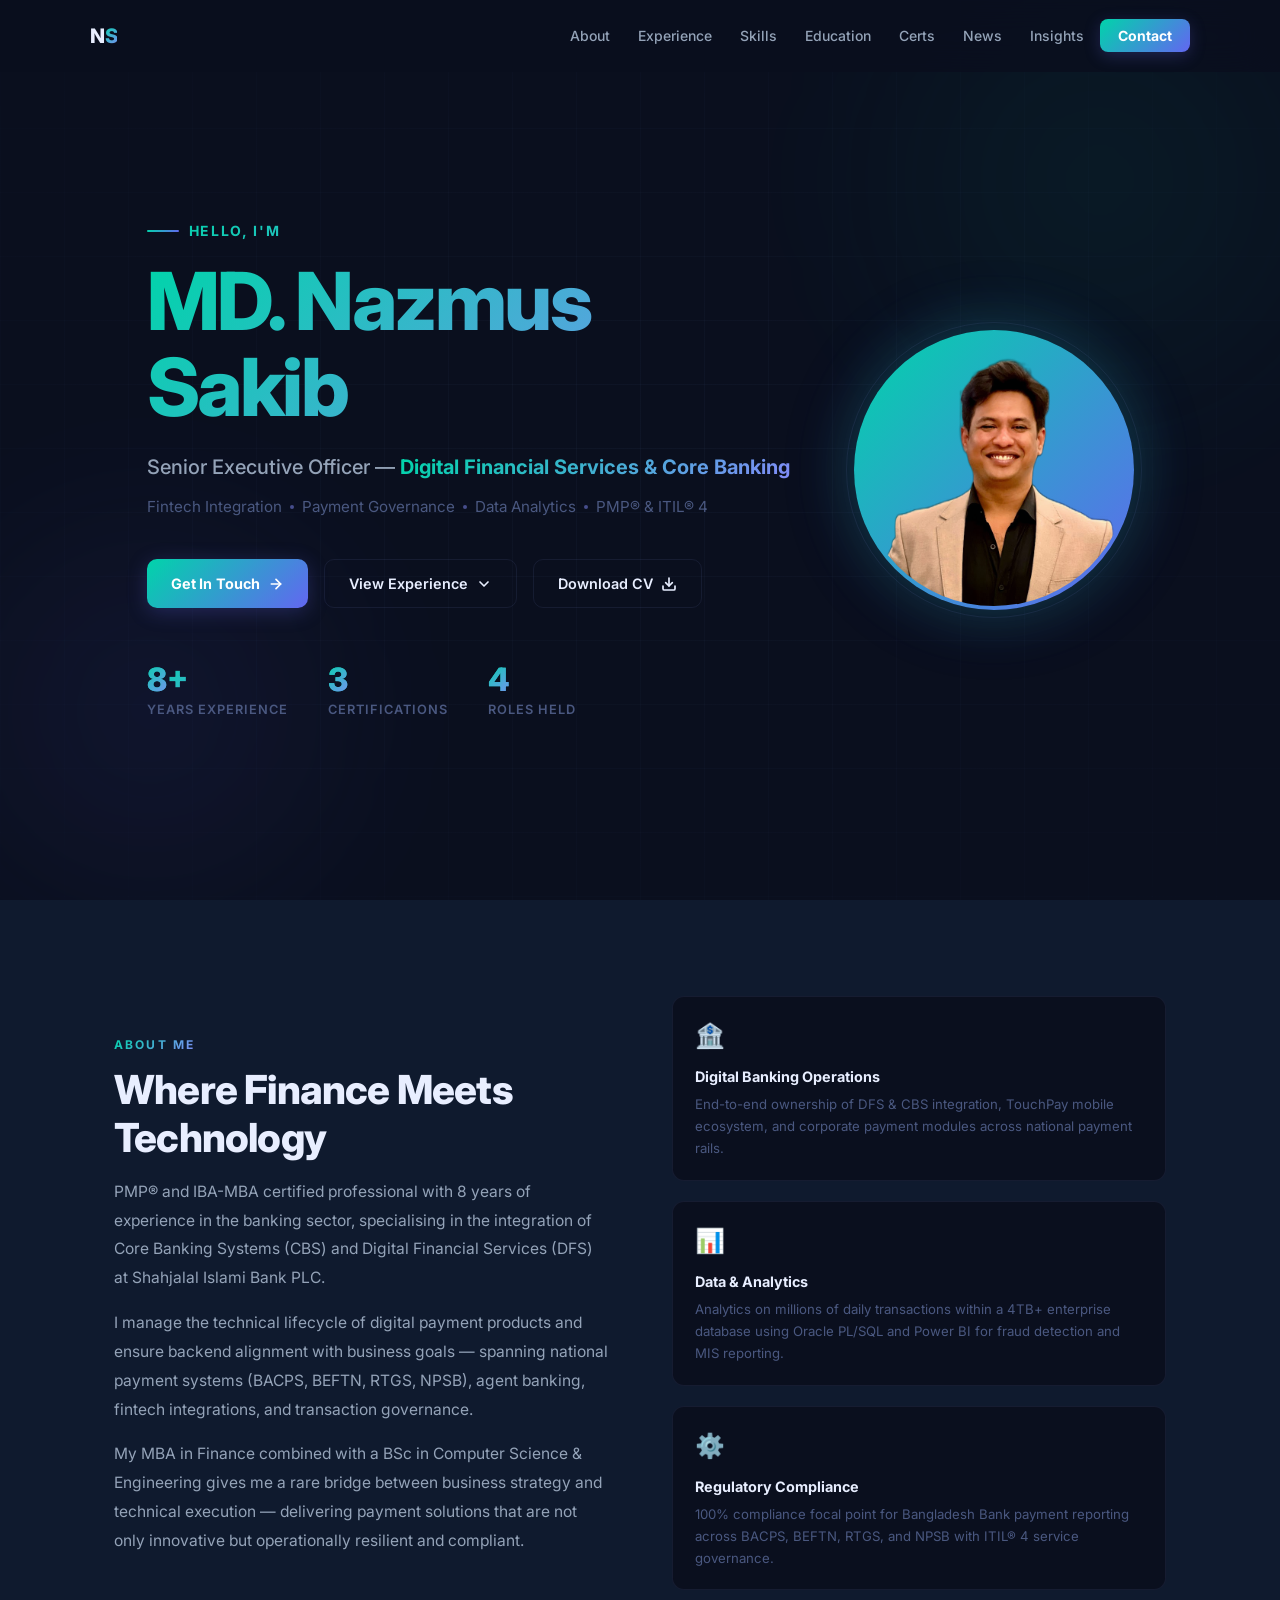
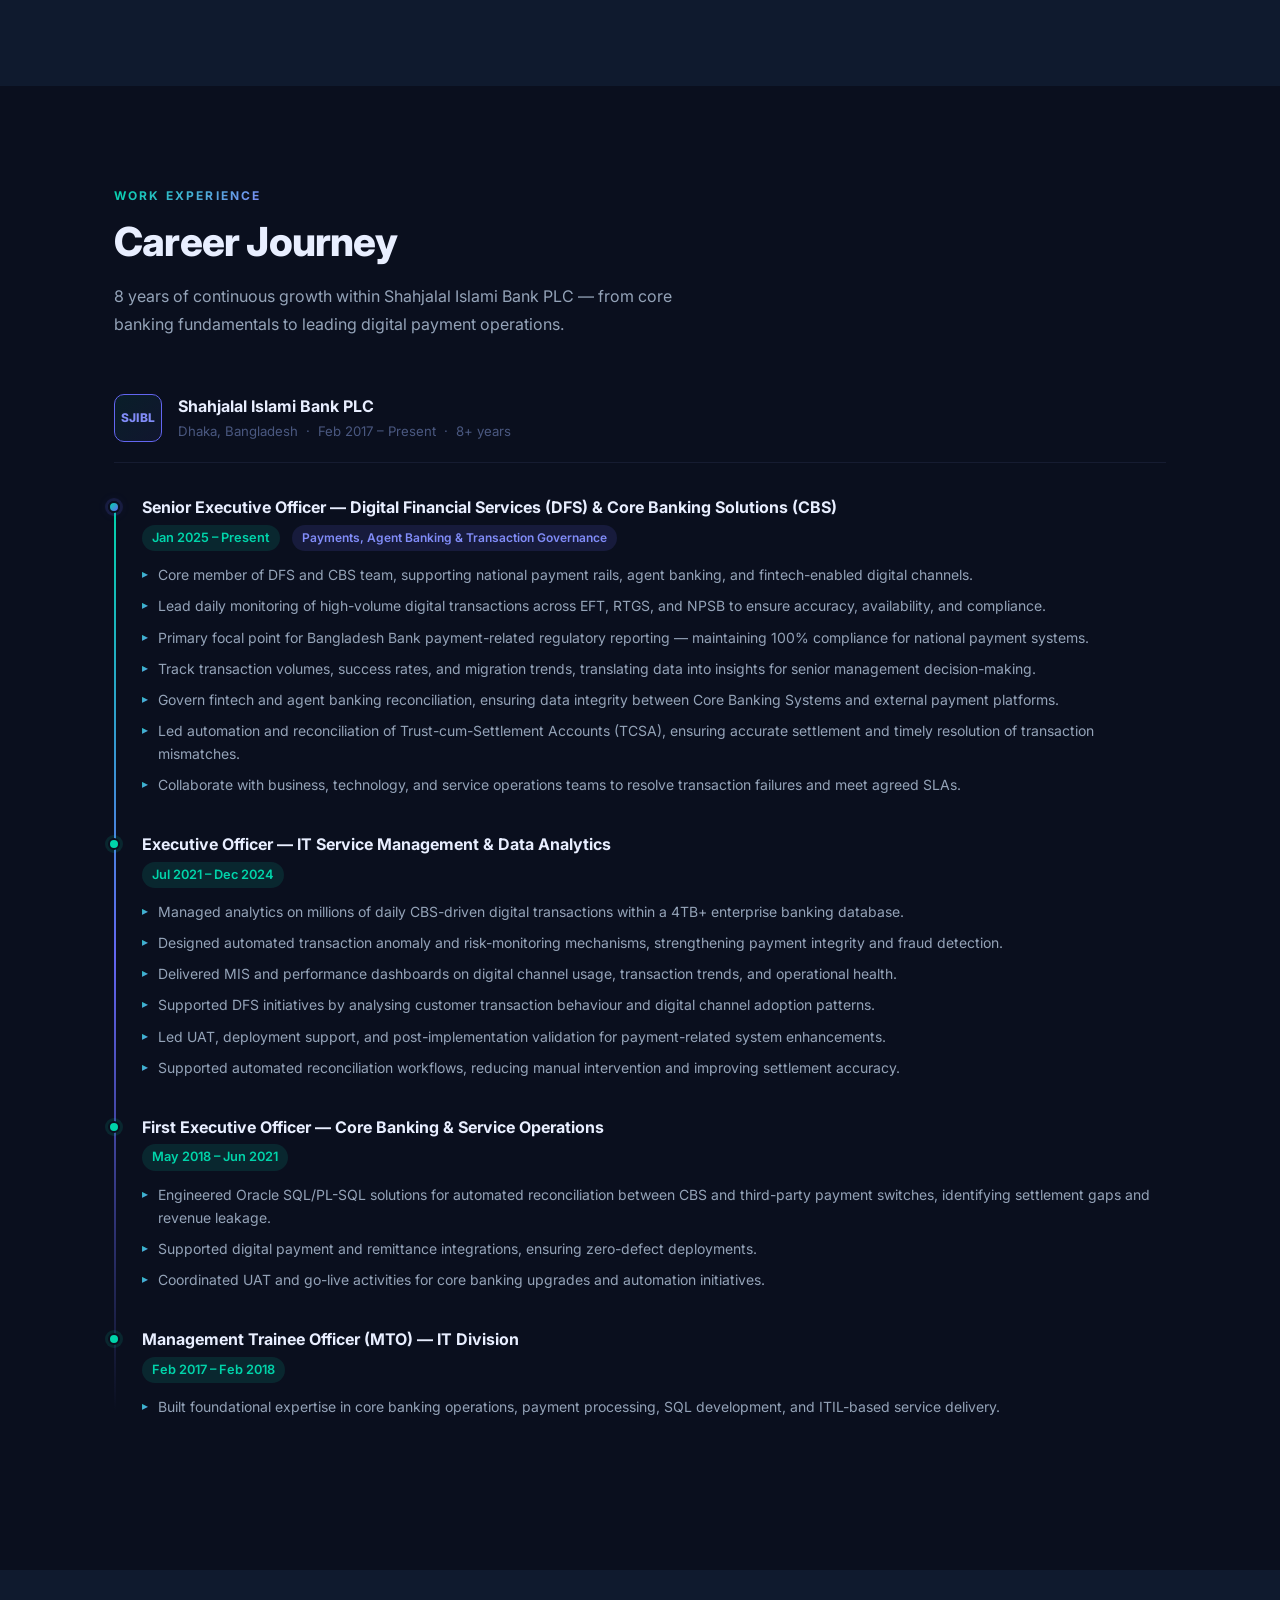
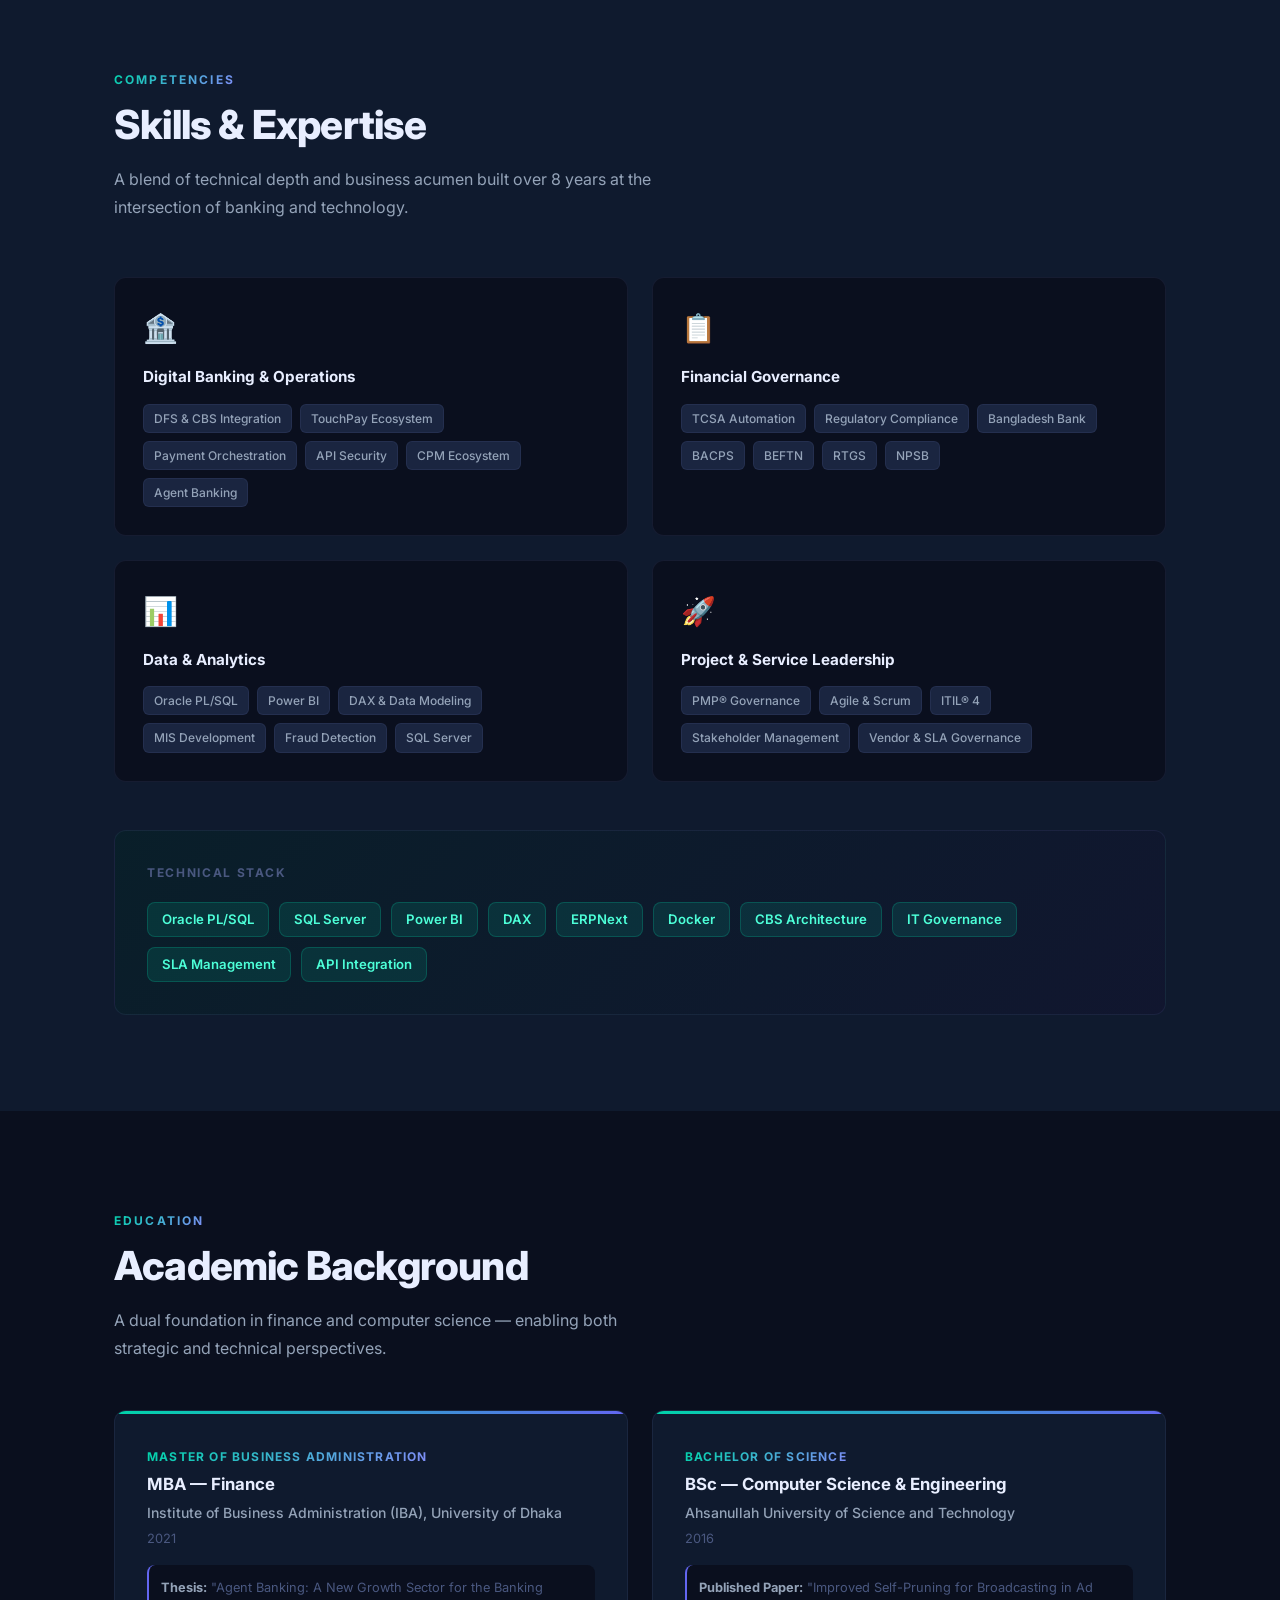
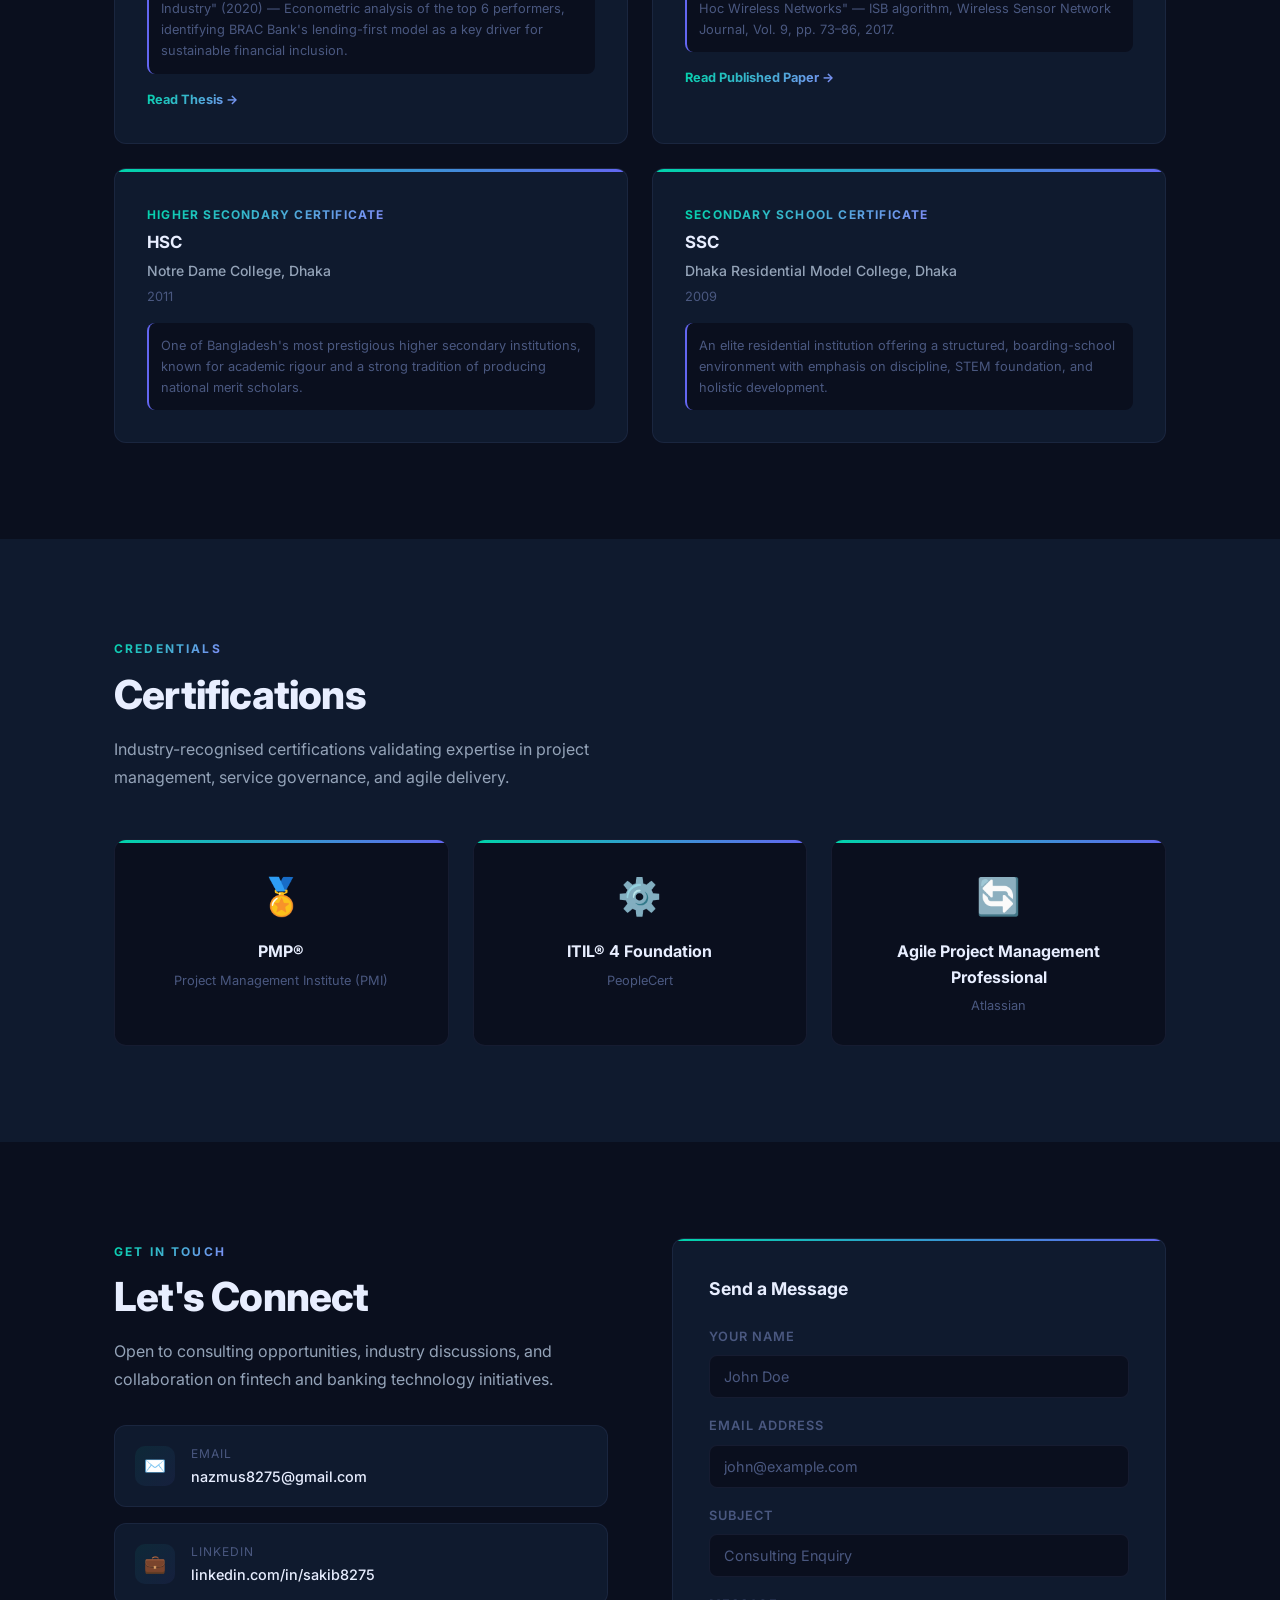
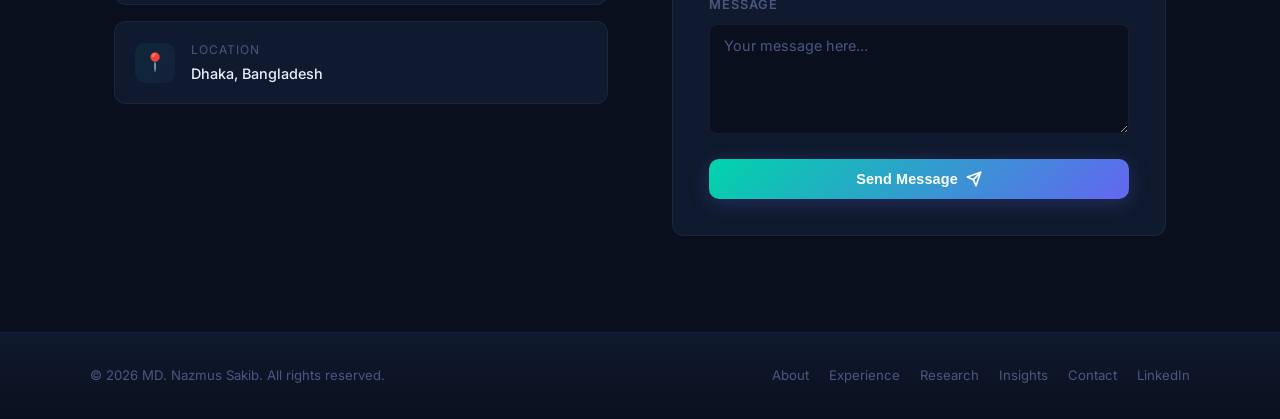
<file: index.html>
<!DOCTYPE html>
<html lang="en">
<head>
  <meta charset="UTF-8" />
  <link rel="icon" type="image/svg+xml" href="data:image/svg+xml,<svg xmlns='http://www.w3.org/2000/svg' viewBox='0 0 100 100'><text y='.9em' font-size='90'>💼</text></svg>">
  <meta name="viewport" content="width=device-width, initial-scale=1.0" />
  <title>MD. Nazmus Sakib — Digital Banking & Fintech Professional</title>
  <meta name="description" content="Portfolio of MD. Nazmus Sakib — PMP® certified Senior Executive Officer specialising in Digital Financial Services, Core Banking Systems, and Payment Governance." />
  <meta property="og:title" content="MD. Nazmus Sakib — Digital Banking & Fintech Professional" />
  <meta property="og:description" content="PMP® certified Senior Executive Officer specialising in Digital Financial Services, Core Banking Systems, and Payment Governance." />
  <meta property="og:image" content="https://sakib8275.com/photo.png" />
  <meta property="og:url" content="https://sakib8275.com" />
  <meta property="og:type" content="website" />
  <meta name="twitter:card" content="summary_large_image" />
  <link rel="preconnect" href="https://fonts.googleapis.com" />
  <link rel="preconnect" href="https://fonts.gstatic.com" crossorigin />
  <link href="https://fonts.googleapis.com/css2?family=Inter:wght@400;500;600;700;800&display=swap" rel="stylesheet" />
  <link rel="stylesheet" href="styles.css" />
</head>
<body>

  <!-- ========================================
       NAVBAR
  ======================================== -->
  <nav class="navbar" id="navbar">
    <div class="nav-inner">
      <a href="#hero" class="nav-logo">N<span>S</span></a>

      <ul class="nav-links" id="navLinks">
        <li><a href="#about">About</a></li>
        <li><a href="#experience">Experience</a></li>
        <li><a href="#skills">Skills</a></li>
        <li><a href="#education">Education</a></li>
        <li><a href="#certifications">Certs</a></li>
        <li><a href="news.html">News</a></li>
        <li><a href="insights.html">Insights</a></li>
        <li><a href="#contact" class="nav-cta">Contact</a></li>
      </ul>

      <button class="nav-toggle" id="navToggle" aria-label="Toggle navigation">
        <span></span><span></span><span></span>
      </button>
    </div>
  </nav>

  <!-- ========================================
       HERO
  ======================================== -->
  <section id="hero">
    <div class="hero-bg">
      <div class="hero-grid"></div>
      <div class="hero-orb hero-orb-1"></div>
      <div class="hero-orb hero-orb-2"></div>
    </div>

    <div class="container hero-layout">
      <div class="hero-content">
        <p class="hero-greeting fade-up">Hello, I'm</p>

        <h1 class="hero-name fade-up fade-up-delay-1">MD. Nazmus<br>Sakib</h1>

        <p class="hero-title fade-up fade-up-delay-2">
          Senior Executive Officer &mdash; <strong>Digital Financial Services &amp; Core Banking</strong>
        </p>

        <p class="hero-subtitle fade-up fade-up-delay-2">
          Fintech Integration
          <span class="hero-dot"></span>
          Payment Governance
          <span class="hero-dot"></span>
          Data Analytics
          <span class="hero-dot"></span>
          PMP® &amp; ITIL® 4
        </p>

        <div class="hero-actions fade-up fade-up-delay-3">
          <a href="#contact" class="btn-primary">
            Get In Touch
            <svg width="16" height="16" viewBox="0 0 24 24" fill="none" stroke="currentColor" stroke-width="2.5" stroke-linecap="round" stroke-linejoin="round"><line x1="5" y1="12" x2="19" y2="12"/><polyline points="12 5 19 12 12 19"/></svg>
          </a>
          <a href="#experience" class="btn-outline">
            View Experience
            <svg width="16" height="16" viewBox="0 0 24 24" fill="none" stroke="currentColor" stroke-width="2.5" stroke-linecap="round" stroke-linejoin="round"><polyline points="6 9 12 15 18 9"/></svg>
          </a>
          <a href="nazmus-sakib-cv.pdf" download class="btn-outline">Download CV <svg width="16" height="16" viewBox="0 0 24 24" fill="none" stroke="currentColor" stroke-width="2.5" stroke-linecap="round" stroke-linejoin="round"><path d="M21 15v4a2 2 0 0 1-2 2H5a2 2 0 0 1-2-2v-4"/><polyline points="7 10 12 15 17 10"/><line x1="12" y1="15" x2="12" y2="3"/></svg></a>
        </div>

        <div class="hero-stats fade-up fade-up-delay-4">
          <div>
            <div class="hero-stat-value"><span data-count="8">0</span>+</div>
            <div class="hero-stat-label">Years Experience</div>
          </div>
          <div>
            <div class="hero-stat-value"><span data-count="3">0</span></div>
            <div class="hero-stat-label">Certifications</div>
          </div>
          <div>
            <div class="hero-stat-value"><span data-count="4">0</span></div>
            <div class="hero-stat-label">Roles Held</div>
          </div>
        </div>
      </div>

      <div class="hero-photo-wrap fade-up fade-up-delay-2">
        <div class="hero-photo-ring">
          <img src="photo.png" alt="MD. Nazmus Sakib" class="hero-photo" />
        </div>
      </div>
    </div>
  </section>

  <!-- ========================================
       ABOUT
  ======================================== -->
  <section id="about">
    <div class="container">
      <div class="about-grid">
        <div>
          <p class="section-label fade-up">About Me</p>
          <h2 class="section-title fade-up fade-up-delay-1">Where Finance Meets Technology</h2>
          <div class="about-text fade-up fade-up-delay-2">
            <p>
              PMP® and IBA-MBA certified professional with 8 years of experience in the banking sector,
              specialising in the integration of Core Banking Systems (CBS) and Digital Financial Services (DFS)
              at Shahjalal Islami Bank PLC.
            </p>
            <p>
              I manage the technical lifecycle of digital payment products and ensure backend alignment with
              business goals — spanning national payment systems (BACPS, BEFTN, RTGS, NPSB), agent banking,
              fintech integrations, and transaction governance.
            </p>
            <p>
              My MBA in Finance combined with a BSc in Computer Science &amp; Engineering gives me a rare
              bridge between business strategy and technical execution — delivering payment solutions that are
              not only innovative but operationally resilient and compliant.
            </p>
          </div>
        </div>

        <div class="about-highlights">
          <div class="highlight-card fade-up fade-up-delay-1">
            <div class="highlight-icon">🏦</div>
            <div class="highlight-title">Digital Banking Operations</div>
            <div class="highlight-desc">End-to-end ownership of DFS & CBS integration, TouchPay mobile ecosystem, and corporate payment modules across national payment rails.</div>
          </div>
          <div class="highlight-card fade-up fade-up-delay-2">
            <div class="highlight-icon">📊</div>
            <div class="highlight-title">Data & Analytics</div>
            <div class="highlight-desc">Analytics on millions of daily transactions within a 4TB+ enterprise database using Oracle PL/SQL and Power BI for fraud detection and MIS reporting.</div>
          </div>
          <div class="highlight-card fade-up fade-up-delay-3">
            <div class="highlight-icon">⚙️</div>
            <div class="highlight-title">Regulatory Compliance</div>
            <div class="highlight-desc">100% compliance focal point for Bangladesh Bank payment reporting across BACPS, BEFTN, RTGS, and NPSB with ITIL® 4 service governance.</div>
          </div>
        </div>
      </div>
    </div>
  </section>

  <!-- ========================================
       EXPERIENCE
  ======================================== -->
  <section id="experience">
    <div class="container">
      <div class="experience-header">
        <p class="section-label fade-up">Work Experience</p>
        <h2 class="section-title fade-up fade-up-delay-1">Career Journey</h2>
        <p class="section-desc fade-up fade-up-delay-2">8 years of continuous growth within Shahjalal Islami Bank PLC — from core banking fundamentals to leading digital payment operations.</p>
      </div>

      <div class="company-block fade-up fade-up-delay-2">
        <div class="company-header">
          <div class="company-logo">SJIBL</div>
          <div class="company-info">
            <h3>Shahjalal Islami Bank PLC</h3>
            <p>Dhaka, Bangladesh &nbsp;·&nbsp; Feb 2017 – Present &nbsp;·&nbsp; 8+ years</p>
          </div>
        </div>

        <div class="timeline">

          <!-- Role 1 -->
          <div class="timeline-item current">
            <div class="timeline-dot"></div>
            <div class="job-header">
              <div class="job-title">Senior Executive Officer — Digital Financial Services (DFS) &amp; Core Banking Solutions (CBS)</div>
              <div class="job-meta">
                <span class="job-period">Jan 2025 – Present</span>
                <span class="job-badge">Payments, Agent Banking &amp; Transaction Governance</span>
              </div>
            </div>
            <ul class="job-desc">
              <li>Core member of DFS and CBS team, supporting national payment rails, agent banking, and fintech-enabled digital channels.</li>
              <li>Lead daily monitoring of high-volume digital transactions across EFT, RTGS, and NPSB to ensure accuracy, availability, and compliance.</li>
              <li>Primary focal point for Bangladesh Bank payment-related regulatory reporting — maintaining 100% compliance for national payment systems.</li>
              <li>Track transaction volumes, success rates, and migration trends, translating data into insights for senior management decision-making.</li>
              <li>Govern fintech and agent banking reconciliation, ensuring data integrity between Core Banking Systems and external payment platforms.</li>
              <li>Led automation and reconciliation of Trust-cum-Settlement Accounts (TCSA), ensuring accurate settlement and timely resolution of transaction mismatches.</li>
              <li>Collaborate with business, technology, and service operations teams to resolve transaction failures and meet agreed SLAs.</li>
            </ul>
          </div>

          <!-- Role 2 -->
          <div class="timeline-item">
            <div class="timeline-dot"></div>
            <div class="job-header">
              <div class="job-title">Executive Officer — IT Service Management &amp; Data Analytics</div>
              <div class="job-meta">
                <span class="job-period">Jul 2021 – Dec 2024</span>
              </div>
            </div>
            <ul class="job-desc">
              <li>Managed analytics on millions of daily CBS-driven digital transactions within a 4TB+ enterprise banking database.</li>
              <li>Designed automated transaction anomaly and risk-monitoring mechanisms, strengthening payment integrity and fraud detection.</li>
              <li>Delivered MIS and performance dashboards on digital channel usage, transaction trends, and operational health.</li>
              <li>Supported DFS initiatives by analysing customer transaction behaviour and digital channel adoption patterns.</li>
              <li>Led UAT, deployment support, and post-implementation validation for payment-related system enhancements.</li>
              <li>Supported automated reconciliation workflows, reducing manual intervention and improving settlement accuracy.</li>
            </ul>
          </div>

          <!-- Role 3 -->
          <div class="timeline-item">
            <div class="timeline-dot"></div>
            <div class="job-header">
              <div class="job-title">First Executive Officer — Core Banking &amp; Service Operations</div>
              <div class="job-meta">
                <span class="job-period">May 2018 – Jun 2021</span>
              </div>
            </div>
            <ul class="job-desc">
              <li>Engineered Oracle SQL/PL-SQL solutions for automated reconciliation between CBS and third-party payment switches, identifying settlement gaps and revenue leakage.</li>
              <li>Supported digital payment and remittance integrations, ensuring zero-defect deployments.</li>
              <li>Coordinated UAT and go-live activities for core banking upgrades and automation initiatives.</li>
            </ul>
          </div>

          <!-- Role 4 -->
          <div class="timeline-item">
            <div class="timeline-dot"></div>
            <div class="job-header">
              <div class="job-title">Management Trainee Officer (MTO) — IT Division</div>
              <div class="job-meta">
                <span class="job-period">Feb 2017 – Feb 2018</span>
              </div>
            </div>
            <ul class="job-desc">
              <li>Built foundational expertise in core banking operations, payment processing, SQL development, and ITIL-based service delivery.</li>
            </ul>
          </div>

        </div>
      </div>
    </div>
  </section>

  <!-- ========================================
       SKILLS
  ======================================== -->
  <section id="skills">
    <div class="container">
      <div class="skills-header">
        <p class="section-label fade-up">Competencies</p>
        <h2 class="section-title fade-up fade-up-delay-1">Skills &amp; Expertise</h2>
        <p class="section-desc fade-up fade-up-delay-2">A blend of technical depth and business acumen built over 8 years at the intersection of banking and technology.</p>
      </div>

      <div class="skills-grid">
        <div class="skill-card fade-up fade-up-delay-1">
          <div class="skill-card-icon">🏦</div>
          <div class="skill-card-title">Digital Banking &amp; Operations</div>
          <div class="skill-tags">
            <span class="tag">DFS &amp; CBS Integration</span>
            <span class="tag">TouchPay Ecosystem</span>
            <span class="tag">Payment Orchestration</span>
            <span class="tag">API Security</span>
            <span class="tag">CPM Ecosystem</span>
            <span class="tag">Agent Banking</span>
          </div>
        </div>

        <div class="skill-card fade-up fade-up-delay-2">
          <div class="skill-card-icon">📋</div>
          <div class="skill-card-title">Financial Governance</div>
          <div class="skill-tags">
            <span class="tag">TCSA Automation</span>
            <span class="tag">Regulatory Compliance</span>
            <span class="tag">Bangladesh Bank</span>
            <span class="tag">BACPS</span>
            <span class="tag">BEFTN</span>
            <span class="tag">RTGS</span>
            <span class="tag">NPSB</span>
          </div>
        </div>

        <div class="skill-card fade-up fade-up-delay-3">
          <div class="skill-card-icon">📊</div>
          <div class="skill-card-title">Data &amp; Analytics</div>
          <div class="skill-tags">
            <span class="tag">Oracle PL/SQL</span>
            <span class="tag">Power BI</span>
            <span class="tag">DAX &amp; Data Modeling</span>
            <span class="tag">MIS Development</span>
            <span class="tag">Fraud Detection</span>
            <span class="tag">SQL Server</span>
          </div>
        </div>

        <div class="skill-card fade-up fade-up-delay-4">
          <div class="skill-card-icon">🚀</div>
          <div class="skill-card-title">Project &amp; Service Leadership</div>
          <div class="skill-tags">
            <span class="tag">PMP® Governance</span>
            <span class="tag">Agile &amp; Scrum</span>
            <span class="tag">ITIL® 4</span>
            <span class="tag">Stakeholder Management</span>
            <span class="tag">Vendor &amp; SLA Governance</span>
          </div>
        </div>
      </div>

      <div class="tech-stack fade-up fade-up-delay-2">
        <div class="tech-stack-title">Technical Stack</div>
        <div class="tech-tags">
          <span class="tech-tag">Oracle PL/SQL</span>
          <span class="tech-tag">SQL Server</span>
          <span class="tech-tag">Power BI</span>
          <span class="tech-tag">DAX</span>
          <span class="tech-tag">ERPNext</span>
          <span class="tech-tag">Docker</span>
          <span class="tech-tag">CBS Architecture</span>
          <span class="tech-tag">IT Governance</span>
          <span class="tech-tag">SLA Management</span>
          <span class="tech-tag">API Integration</span>
        </div>
      </div>
    </div>
  </section>

  <!-- ========================================
       EDUCATION
  ======================================== -->
  <section id="education">
    <div class="container">
      <p class="section-label fade-up">Education</p>
      <h2 class="section-title fade-up fade-up-delay-1">Academic Background</h2>
      <p class="section-desc fade-up fade-up-delay-2" style="margin-bottom: 48px;">A dual foundation in finance and computer science — enabling both strategic and technical perspectives.</p>

      <div class="education-grid">
        <div class="edu-card fade-up fade-up-delay-1">
          <div class="edu-degree">Master of Business Administration</div>
          <div class="edu-title">MBA — Finance</div>
          <div class="edu-institution">Institute of Business Administration (IBA), University of Dhaka</div>
          <div class="edu-year">2021</div>
          <div class="edu-note">
            <strong>Thesis:</strong> "Agent Banking: A New Growth Sector for the Banking Industry" (2020) — Econometric analysis of the top 6 performers, identifying BRAC Bank's lending-first model as a key driver for sustainable financial inclusion.
          </div>
          <a href="research/agent-banking-bd.html" class="edu-link">Read Thesis →</a>
        </div>

        <div class="edu-card fade-up fade-up-delay-2">
          <div class="edu-degree">Bachelor of Science</div>
          <div class="edu-title">BSc — Computer Science &amp; Engineering</div>
          <div class="edu-institution">Ahsanullah University of Science and Technology</div>
          <div class="edu-year">2016</div>
          <div class="edu-note">
            <strong>Published Paper:</strong> "Improved Self-Pruning for Broadcasting in Ad Hoc Wireless Networks" — ISB algorithm, Wireless Sensor Network Journal, Vol. 9, pp. 73–86, 2017.
          </div>
          <a href="research/wsn-improved-self-pruning.html" class="edu-link">Read Published Paper →</a>
        </div>

        <div class="edu-card fade-up fade-up-delay-3">
          <div class="edu-degree">Higher Secondary Certificate</div>
          <div class="edu-title">HSC</div>
          <div class="edu-institution">Notre Dame College, Dhaka</div>
          <div class="edu-year">2011</div>
          <div class="edu-note">
            One of Bangladesh's most prestigious higher secondary institutions, known for academic rigour and a strong tradition of producing national merit scholars.
          </div>
        </div>

        <div class="edu-card fade-up fade-up-delay-4">
          <div class="edu-degree">Secondary School Certificate</div>
          <div class="edu-title">SSC</div>
          <div class="edu-institution">Dhaka Residential Model College, Dhaka</div>
          <div class="edu-year">2009</div>
          <div class="edu-note">
            An elite residential institution offering a structured, boarding-school environment with emphasis on discipline, STEM foundation, and holistic development.
          </div>
        </div>
      </div>
    </div>
  </section>

  <!-- ========================================
       CERTIFICATIONS
  ======================================== -->
  <section id="certifications">
    <div class="container">
      <p class="section-label fade-up">Credentials</p>
      <h2 class="section-title fade-up fade-up-delay-1">Certifications</h2>
      <p class="section-desc fade-up fade-up-delay-2" style="margin-bottom: 48px;">Industry-recognised certifications validating expertise in project management, service governance, and agile delivery.</p>

      <div class="cert-grid">
        <div class="cert-card fade-up fade-up-delay-1">
          <div class="cert-icon">🏅</div>
          <div class="cert-name">PMP®</div>
          <div class="cert-issuer">Project Management Institute (PMI)</div>
        </div>

        <div class="cert-card fade-up fade-up-delay-2">
          <div class="cert-icon">⚙️</div>
          <div class="cert-name">ITIL® 4 Foundation</div>
          <div class="cert-issuer">PeopleCert</div>
        </div>

        <div class="cert-card fade-up fade-up-delay-3">
          <div class="cert-icon">🔄</div>
          <div class="cert-name">Agile Project Management Professional</div>
          <div class="cert-issuer">Atlassian</div>
        </div>
      </div>
    </div>
  </section>

  <!-- ========================================
       CONTACT
  ======================================== -->
  <section id="contact">
    <div class="container">
      <div class="contact-wrapper">
        <div>
          <p class="section-label fade-up">Get In Touch</p>
          <h2 class="section-title fade-up fade-up-delay-1">Let's Connect</h2>
          <p class="section-desc fade-up fade-up-delay-2">Open to consulting opportunities, industry discussions, and collaboration on fintech and banking technology initiatives.</p>

          <div class="contact-info">
            <a href="mailto:nazmus8275@gmail.com" class="contact-item fade-up fade-up-delay-1">
              <div class="contact-icon">✉️</div>
              <div>
                <div class="contact-item-label">Email</div>
                <div class="contact-item-value">nazmus8275@gmail.com</div>
              </div>
            </a>

            <a href="https://linkedin.com/in/sakib8275" target="_blank" rel="noopener" class="contact-item fade-up fade-up-delay-3">
              <div class="contact-icon">💼</div>
              <div>
                <div class="contact-item-label">LinkedIn</div>
                <div class="contact-item-value">linkedin.com/in/sakib8275</div>
              </div>
            </a>

            <div class="contact-item fade-up fade-up-delay-4" style="cursor: default;">
              <div class="contact-icon">📍</div>
              <div>
                <div class="contact-item-label">Location</div>
                <div class="contact-item-value">Dhaka, Bangladesh</div>
              </div>
            </div>
          </div>
        </div>

        <div class="fade-up fade-up-delay-2">
          <div class="contact-form-wrapper">
            <div class="contact-form-title">Send a Message</div>
            <form id="contactForm" name="contact" method="POST" netlify novalidate>
              <div class="form-group">
                <label class="form-label" for="name">Your Name</label>
                <input class="form-input" type="text" id="name" name="name" placeholder="John Doe" required />
              </div>
              <div class="form-group">
                <label class="form-label" for="email">Email Address</label>
                <input class="form-input" type="email" id="email" name="email" placeholder="john@example.com" required />
              </div>
              <div class="form-group">
                <label class="form-label" for="subject">Subject</label>
                <input class="form-input" type="text" id="subject" name="subject" placeholder="Consulting Enquiry" />
              </div>
              <div class="form-group">
                <label class="form-label" for="message">Message</label>
                <textarea class="form-input" id="message" name="message" placeholder="Your message here…" required></textarea>
              </div>
              <button type="submit" class="btn-primary" style="width: 100%; justify-content: center;">
                Send Message
                <svg width="16" height="16" viewBox="0 0 24 24" fill="none" stroke="currentColor" stroke-width="2.5" stroke-linecap="round" stroke-linejoin="round"><line x1="22" y1="2" x2="11" y2="13"/><polygon points="22 2 15 22 11 13 2 9 22 2"/></svg>
              </button>
            </form>
          </div>
        </div>
      </div>
    </div>
  </section>

  <!-- ========================================
       FOOTER
  ======================================== -->
  <footer>
    <div class="footer-inner">
      <p class="footer-copy">&copy; 2026 MD. Nazmus Sakib. All rights reserved.</p>
      <div class="footer-links">
        <a href="#about">About</a>
        <a href="#experience">Experience</a>
        <a href="research.html">Research</a>
        <a href="insights.html">Insights</a>
        <a href="#contact">Contact</a>
        <a href="https://linkedin.com/in/sakib8275" target="_blank" rel="noopener">LinkedIn</a>
      </div>
    </div>
  </footer>

  <script src="script.js"></script>
</body>
</html>
</file>
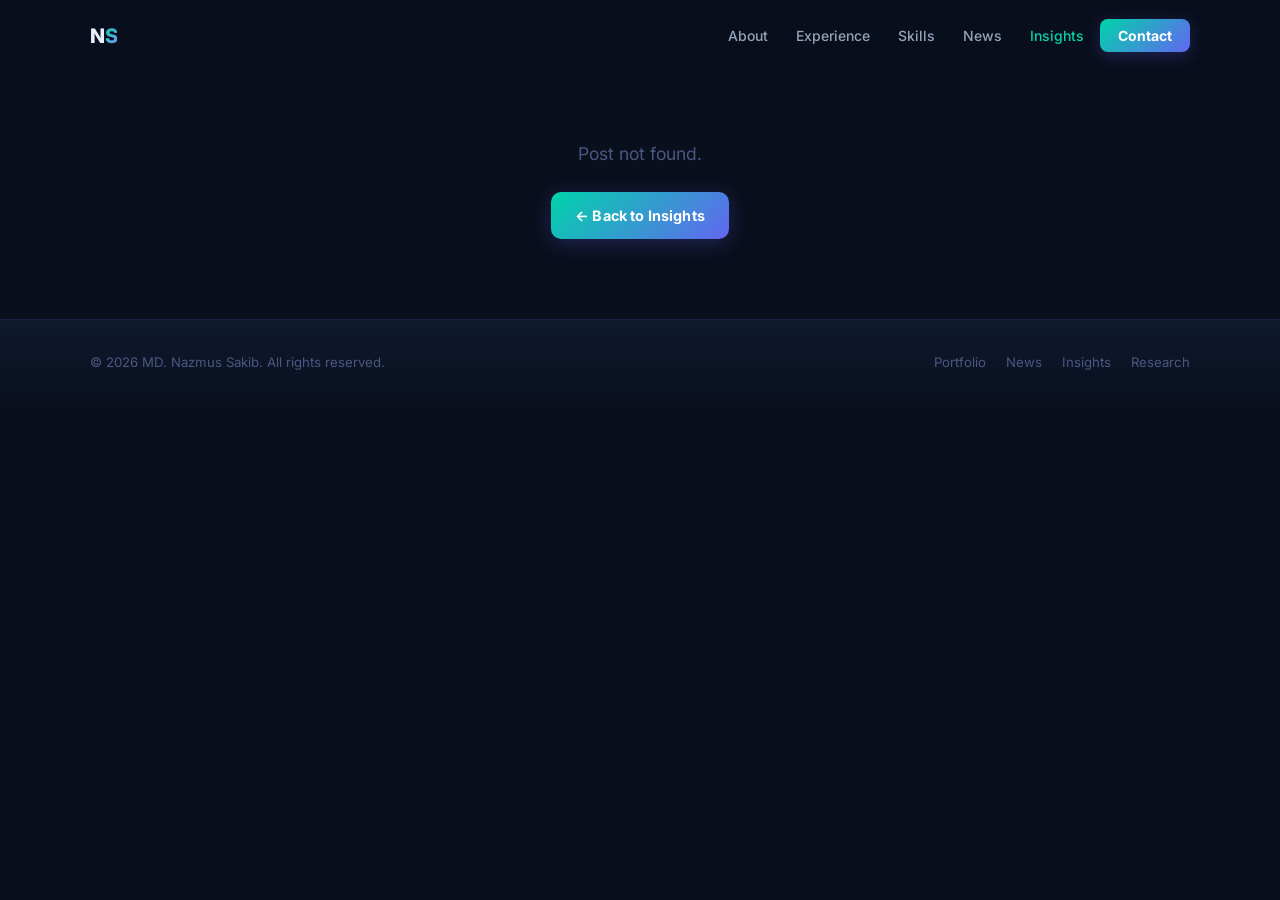
<file: insight.html>
<!DOCTYPE html>
<html lang="en">
<head>
  <meta charset="UTF-8" />
  <meta name="viewport" content="width=device-width, initial-scale=1.0" />
  <!-- Populated dynamically by JS once the slug is resolved -->
  <title>Insights — MD. Nazmus Sakib</title>
  <meta name="description" content="" />
  <meta property="og:title" content="" />
  <meta property="og:description" content="" />
  <meta property="og:url" content="" />
  <link rel="canonical" href="" />
  <link rel="icon" type="image/svg+xml" href="data:image/svg+xml,<svg xmlns='http://www.w3.org/2000/svg' viewBox='0 0 100 100'><text y='.9em' font-size='90'>💼</text></svg>">
  <link rel="preconnect" href="https://fonts.googleapis.com" />
  <link rel="preconnect" href="https://fonts.gstatic.com" crossorigin />
  <link href="https://fonts.googleapis.com/css2?family=Inter:wght@400;500;600;700;800&display=swap" rel="stylesheet" />
  <link rel="stylesheet" href="styles.css" />
</head>
<body>

  <!-- Reading progress bar — fills as you scroll -->
  <div class="reading-progress" id="readingProgress"></div>

  <nav class="navbar" id="navbar">
    <div class="nav-inner">
      <a href="index.html" class="nav-logo">N<span>S</span></a>
      <ul class="nav-links" id="navLinks">
        <li><a href="index.html#about">About</a></li>
        <li><a href="index.html#experience">Experience</a></li>
        <li><a href="index.html#skills">Skills</a></li>
        <li><a href="news.html">News</a></li>
        <li><a href="insights.html" style="color:var(--accent);">Insights</a></li>
        <li><a href="index.html#contact" class="nav-cta">Contact</a></li>
      </ul>
      <button class="nav-toggle" id="navToggle" aria-label="Toggle navigation">
        <span></span><span></span><span></span>
      </button>
    </div>
  </nav>

  <!-- Post content is injected here by JS -->
  <div id="postMount"></div>

  <footer>
    <div class="footer-inner">
      <p class="footer-copy">&copy; 2026 MD. Nazmus Sakib. All rights reserved.</p>
      <div class="footer-links">
        <a href="index.html">Portfolio</a>
        <a href="news.html">News</a>
        <a href="insights.html">Insights</a>
        <a href="research.html">Research</a>
      </div>
    </div>
  </footer>

  <script src="posts.js"></script>
  <script>
    // ── Navbar ──────────────────────────────────────────────────
    (function () {
      const navbar    = document.getElementById('navbar');
      const navToggle = document.getElementById('navToggle');
      const navLinks  = document.getElementById('navLinks');
      window.addEventListener('scroll', () =>
        navbar.classList.toggle('scrolled', window.scrollY > 20));
      navToggle.addEventListener('click', () => {
        navToggle.classList.toggle('open');
        navLinks.classList.toggle('open');
      });
      navLinks.querySelectorAll('a').forEach(a =>
        a.addEventListener('click', () => {
          navToggle.classList.remove('open');
          navLinks.classList.remove('open');
        }));
    }());

    // ── Reading progress bar ────────────────────────────────────
    window.addEventListener('scroll', () => {
      const doc    = document.documentElement;
      const scrolled = doc.scrollTop;
      const total    = doc.scrollHeight - doc.clientHeight;
      const pct      = total > 0 ? (scrolled / total) * 100 : 0;
      document.getElementById('readingProgress').style.width = pct + '%';
    });

    // ── Utilities ───────────────────────────────────────────────
    function escHtml(str) {
      return String(str || '')
        .replace(/&/g, '&amp;').replace(/</g, '&lt;').replace(/>/g, '&gt;')
        .replace(/"/g, '&quot;').replace(/'/g, '&#39;');
    }

    function safeUrl(url) {
      try {
        const u = new URL(String(url));
        return (u.protocol === 'https:' || u.protocol === 'http:') ? url : '#';
      } catch { return '#'; }
    }

    function formatDate(iso) {
      try {
        return new Date(iso).toLocaleDateString('en-GB', { day: 'numeric', month: 'long', year: 'numeric' });
      } catch { return iso; }
    }

    const CATEGORY_LABELS = {
      analysis:        'Analysis',
      thoughts:        'Thoughts',
      recommendations: 'Recommendations',
      notes:           'Notes',
    };

    const BADGE_CLASSES = {
      analysis:        'badge-analysis',
      thoughts:        'badge-thoughts',
      recommendations: 'badge-recommendations',
      notes:           'badge-notes',
    };

    // ── Content block renderers ─────────────────────────────────
    function renderParagraph(block) {
      return `<p>${escHtml(block.text)}</p>`;
    }

    function renderHeading(block) {
      return `<h2>${escHtml(block.text)}</h2>`;
    }

    function renderQuote(block) {
      return `<blockquote>${escHtml(block.text)}${block.attribution ? `<footer>\u2014 ${escHtml(block.attribution)}</footer>` : ''}</blockquote>`;
    }

    function renderAffiliateLink(link) {
      if (!link) return '';
      if (link.affiliate) {
        return `<a href="${escHtml(safeUrl(link.url))}"
                   class="affiliate-cta"
                   target="_blank"
                   rel="nofollow sponsored noopener noreferrer"
                >${escHtml(link.text)} &#8599;</a>`;
      }
      return `<a href="${escHtml(safeUrl(link.url))}"
                 class="btn-outline"
                 style="font-size:0.85rem;padding:9px 20px;display:inline-flex;"
                 target="_blank"
                 rel="noopener noreferrer"
              >${escHtml(link.text)} &#8599;</a>`;
    }

    function renderBook(block) {
      return `
        <div class="book-card">
          <div class="book-card-title">${escHtml(block.title)}</div>
          <p class="book-card-desc">${escHtml(block.description)}</p>
          ${block.link ? renderAffiliateLink(block.link) : ''}
        </div>`;
    }

    function renderBlock(block) {
      switch (block.type) {
        case 'paragraph': return renderParagraph(block);
        case 'heading':   return renderHeading(block);
        case 'quote':     return renderQuote(block);
        case 'book':      return renderBook(block);
        default:          return '';
      }
    }

    function renderAffiliateDisclosure() {
      return `
        <div class="affiliate-disclosure">
          <strong>Disclosure:</strong> This post contains affiliate links. If you purchase through
          these links, I may earn a small commission at no additional cost to you. I only recommend
          resources I\u2019ve personally found valuable.
        </div>`;
    }

    // ── Main render ─────────────────────────────────────────────
    function renderPost(post) {
      const badgeClass = BADGE_CLASSES[post.category] || 'badge-analysis';
      const label      = CATEGORY_LABELS[post.category] || post.category;
      const tagsHtml   = (post.tags || [])
        .map(t => `<span class="tag">${escHtml(t)}</span>`).join('');
      const contentHtml = post.content.map(renderBlock).join('\n');
      const disclosureHtml = post.affiliate ? renderAffiliateDisclosure() : '';

      return `
        <div class="article-page">

          <a href="insights.html" class="article-back-link">
            &#8592; Back to Insights
          </a>

          <header class="article-header">
            <div class="article-label">
              <span class="news-badge ${escHtml(badgeClass)}">${escHtml(label)}</span>
            </div>

            <h1 class="article-title">${escHtml(post.title)}</h1>
            <p class="article-subtitle">${escHtml(post.excerpt)}</p>

            <div class="article-meta-row">
              <span class="article-meta-item">&#128197; ${escHtml(formatDate(post.date))}</span>
              <span class="article-meta-item">&#9201; ${escHtml(String(post.readTime))} min read</span>
            </div>

            ${tagsHtml ? `<div class="article-tags-row">${tagsHtml}</div>` : ''}
          </header>

          <div class="article-body">
            ${contentHtml}
            ${disclosureHtml}
          </div>

        </div>`;
    }

    // ── Bootstrap ───────────────────────────────────────────────
    (function () {
      const slug = new URLSearchParams(window.location.search).get('slug');
      const post = slug ? POSTS.find(p => p.slug === slug) : null;
      const mount = document.getElementById('postMount');

      if (!post) {
        mount.innerHTML = `
          <div class="article-page" style="text-align:center;padding-top:140px">
            <p style="font-size:1.1rem;color:var(--text-muted);margin-bottom:24px">Post not found.</p>
            <a href="insights.html" class="btn-primary">&#8592; Back to Insights</a>
          </div>`;
        return;
      }

      // Inject content
      mount.innerHTML = renderPost(post);

      // Update page meta
      const canonicalUrl = `https://sakib8275.com/insights/${encodeURIComponent(post.slug)}`;
      document.title = `${post.title} \u2014 MD. Nazmus Sakib`;

      const setMeta = (sel, val) => {
        const el = document.querySelector(sel);
        if (el) el.setAttribute(el.hasAttribute('content') ? 'content' : 'href', val);
      };

      setMeta('meta[name="description"]',       post.excerpt);
      setMeta('meta[property="og:title"]',      post.title);
      setMeta('meta[property="og:description"]', post.excerpt);
      setMeta('meta[property="og:url"]',        canonicalUrl);
      setMeta('link[rel="canonical"]',          canonicalUrl);
    }());
  </script>

</body>
</html>
</file>
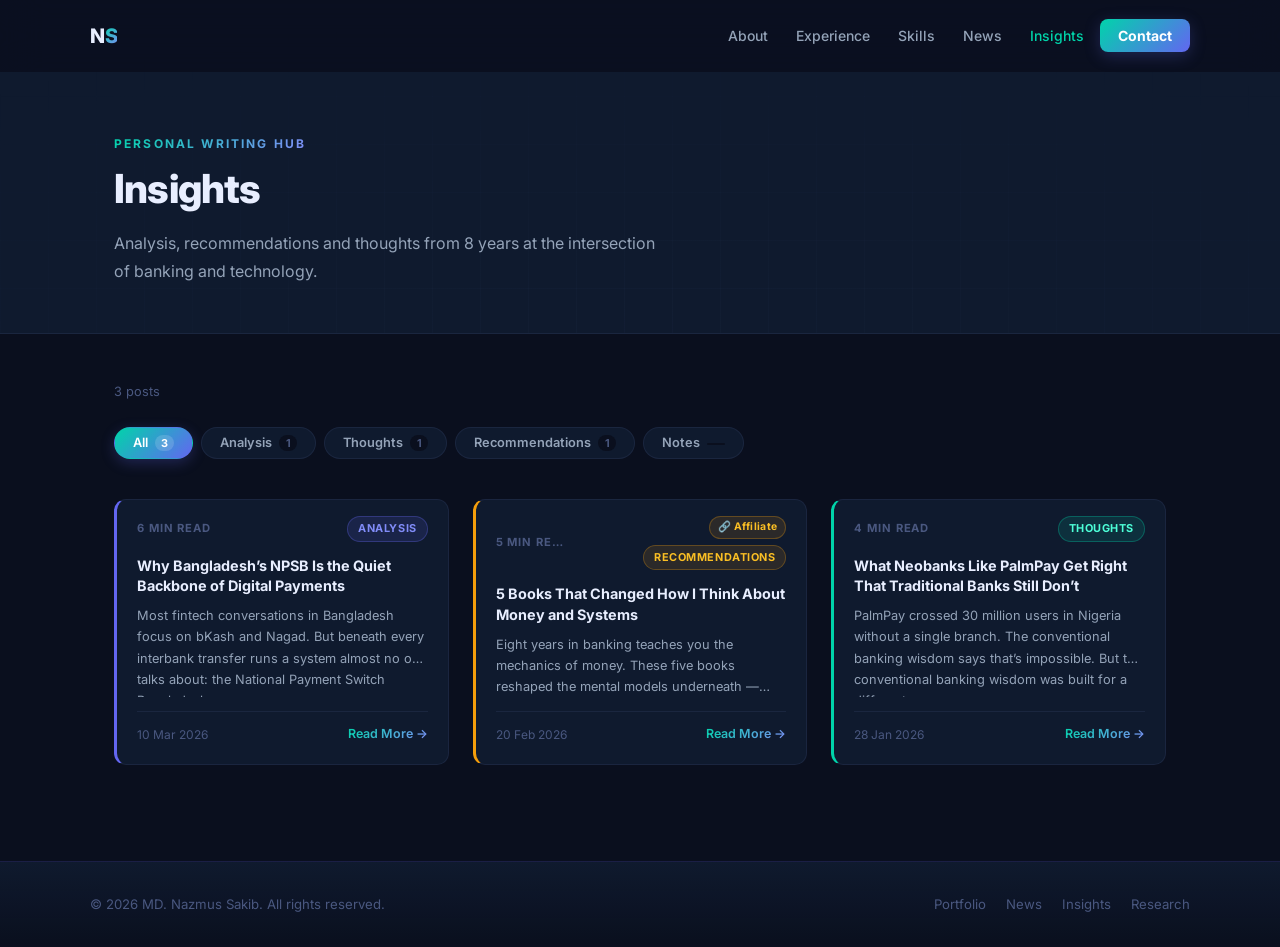
<file: insights.html>
<!DOCTYPE html>
<html lang="en">
<head>
  <meta charset="UTF-8" />
  <meta name="viewport" content="width=device-width, initial-scale=1.0" />
  <title>Insights — MD. Nazmus Sakib</title>
  <meta name="description" content="Analysis, thoughts, recommendations and notes from 8 years at the intersection of banking and technology." />
  <meta property="og:title" content="Insights — MD. Nazmus Sakib" />
  <meta property="og:description" content="Analysis, thoughts, recommendations and notes from 8 years at the intersection of banking and technology." />
  <meta property="og:url" content="https://sakib8275.com/insights.html" />
  <link rel="icon" type="image/svg+xml" href="data:image/svg+xml,<svg xmlns='http://www.w3.org/2000/svg' viewBox='0 0 100 100'><text y='.9em' font-size='90'>💼</text></svg>">
  <link rel="preconnect" href="https://fonts.googleapis.com" />
  <link rel="preconnect" href="https://fonts.gstatic.com" crossorigin />
  <link href="https://fonts.googleapis.com/css2?family=Inter:wght@400;500;600;700;800&display=swap" rel="stylesheet" />
  <link rel="stylesheet" href="styles.css" />
</head>
<body>

  <nav class="navbar" id="navbar">
    <div class="nav-inner">
      <a href="index.html" class="nav-logo">N<span>S</span></a>
      <ul class="nav-links" id="navLinks">
        <li><a href="index.html#about">About</a></li>
        <li><a href="index.html#experience">Experience</a></li>
        <li><a href="index.html#skills">Skills</a></li>
        <li><a href="news.html">News</a></li>
        <li><a href="insights.html" style="color:var(--accent);">Insights</a></li>
        <li><a href="index.html#contact" class="nav-cta">Contact</a></li>
      </ul>
      <button class="nav-toggle" id="navToggle" aria-label="Toggle navigation">
        <span></span><span></span><span></span>
      </button>
    </div>
  </nav>

  <div class="news-page-hero">
    <div class="container">
      <p class="section-label fade-up">Personal Writing Hub</p>
      <h1 class="section-title fade-up fade-up-delay-1">Insights</h1>
      <p class="section-desc fade-up fade-up-delay-2">Analysis, recommendations and thoughts from 8 years at the intersection of banking and technology.</p>
    </div>
  </div>

  <div class="news-content-wrap">
    <div class="container">

      <div class="news-status-bar">
        <span class="news-last-updated" id="insightsStatus"></span>
      </div>

      <div class="filter-tabs" id="filterTabs">
        <button class="filter-tab active" data-filter="all">All <span class="tab-count" id="ins-count-all"></span></button>
        <button class="filter-tab" data-filter="analysis">Analysis <span class="tab-count" id="ins-count-analysis"></span></button>
        <button class="filter-tab" data-filter="thoughts">Thoughts <span class="tab-count" id="ins-count-thoughts"></span></button>
        <button class="filter-tab" data-filter="recommendations">Recommendations <span class="tab-count" id="ins-count-recommendations"></span></button>
        <button class="filter-tab" data-filter="notes">Notes <span class="tab-count" id="ins-count-notes"></span></button>
      </div>

      <div id="insightsGrid"></div>

    </div>
  </div>

  <footer>
    <div class="footer-inner">
      <p class="footer-copy">&copy; 2026 MD. Nazmus Sakib. All rights reserved.</p>
      <div class="footer-links">
        <a href="index.html">Portfolio</a>
        <a href="news.html">News</a>
        <a href="insights.html">Insights</a>
        <a href="research.html">Research</a>
      </div>
    </div>
  </footer>

  <script src="posts.js"></script>
  <script>
    // ── Navbar ──────────────────────────────────────────────────
    (function () {
      const navbar    = document.getElementById('navbar');
      const navToggle = document.getElementById('navToggle');
      const navLinks  = document.getElementById('navLinks');
      window.addEventListener('scroll', () =>
        navbar.classList.toggle('scrolled', window.scrollY > 20));
      navToggle.addEventListener('click', () => {
        navToggle.classList.toggle('open');
        navLinks.classList.toggle('open');
      });
      navLinks.querySelectorAll('a').forEach(a =>
        a.addEventListener('click', () => {
          navToggle.classList.remove('open');
          navLinks.classList.remove('open');
        }));
      const fadeObs = new IntersectionObserver(entries =>
        entries.forEach(e => { if (e.isIntersecting) e.target.classList.add('visible'); }),
        { threshold: 0.1 });
      document.querySelectorAll('.fade-up').forEach(el => fadeObs.observe(el));
    }());

    // ── Config ──────────────────────────────────────────────────
    const CATEGORY_LABELS = {
      analysis:        'Analysis',
      thoughts:        'Thoughts',
      recommendations: 'Recommendations',
      notes:           'Notes',
    };

    const BADGE_CLASSES = {
      analysis:        'badge-analysis',
      thoughts:        'badge-thoughts',
      recommendations: 'badge-recommendations',
      notes:           'badge-notes',
    };

    const CATEGORIES = ['analysis', 'thoughts', 'recommendations', 'notes'];

    let currentFilter = 'all';

    // ── Utilities ───────────────────────────────────────────────
    function escHtml(str) {
      return String(str || '')
        .replace(/&/g, '&amp;').replace(/</g, '&lt;').replace(/>/g, '&gt;')
        .replace(/"/g, '&quot;').replace(/'/g, '&#39;');
    }

    function safeUrl(url) {
      try {
        const u = new URL(String(url));
        return (u.protocol === 'https:' || u.protocol === 'http:') ? url : '#';
      } catch { return '#'; }
    }

    function formatDate(iso) {
      try {
        return new Date(iso).toLocaleDateString('en-GB', { day: 'numeric', month: 'short', year: 'numeric' });
      } catch { return iso; }
    }

    // ── Render ──────────────────────────────────────────────────
    function renderCard(post) {
      const badgeClass    = escHtml(BADGE_CLASSES[post.category] || 'badge-analysis');
      const label         = escHtml(CATEGORY_LABELS[post.category] || post.category);
      const postUrl       = `insight.html?slug=${encodeURIComponent(post.slug)}`;
      const affiliateBadge = post.affiliate
        ? `<span class="affiliate-badge">&#x1F517; Affiliate</span>`
        : '';

      return `
        <a class="news-card insight-card-link cat-${escHtml(post.category)}"
           href="${escHtml(safeUrl(postUrl))}">
          <div class="news-card-header">
            <span class="news-source">${escHtml(post.readTime)} min read</span>
            <div style="display:flex;gap:6px;align-items:center;flex-wrap:wrap;justify-content:flex-end">
              ${affiliateBadge}
              <span class="news-badge ${badgeClass}">${label}</span>
            </div>
          </div>
          <div class="news-card-body">
            <div class="news-card-title">${escHtml(post.title)}</div>
            <div class="news-card-desc">${escHtml(post.excerpt)}</div>
            <div class="news-card-footer">
              <span class="news-card-date">${formatDate(post.date)}</span>
              <span class="news-read-more">Read More &#8594;</span>
            </div>
          </div>
        </a>`;
    }

    function renderGrid(posts) {
      const grid = document.getElementById('insightsGrid');
      if (!posts.length) {
        grid.innerHTML = `<div class="news-empty">No posts in this category yet. Check back soon.</div>`;
        return;
      }
      grid.innerHTML = `<div class="news-grid">${posts.map(renderCard).join('')}</div>`;
    }

    function updateCounts(posts) {
      document.getElementById('ins-count-all').textContent = posts.length || '';
      CATEGORIES.forEach(cat => {
        const el = document.getElementById(`ins-count-${cat}`);
        const n  = posts.filter(p => p.category === cat).length;
        if (el) el.textContent = n || '';
      });
    }

    function setFilter(cat) {
      currentFilter = cat;
      document.querySelectorAll('.filter-tab').forEach(btn =>
        btn.classList.toggle('active', btn.dataset.filter === cat));
      const filtered = cat === 'all' ? POSTS : POSTS.filter(p => p.category === cat);
      renderGrid(filtered);
    }

    // ── Init ────────────────────────────────────────────────────
    document.querySelectorAll('.filter-tab').forEach(tab =>
      tab.addEventListener('click', () => setFilter(tab.dataset.filter)));

    updateCounts(POSTS);
    document.getElementById('insightsStatus').textContent =
      `${POSTS.length} post${POSTS.length !== 1 ? 's' : ''}`;
    renderGrid(POSTS);
  </script>

</body>
</html>
</file>
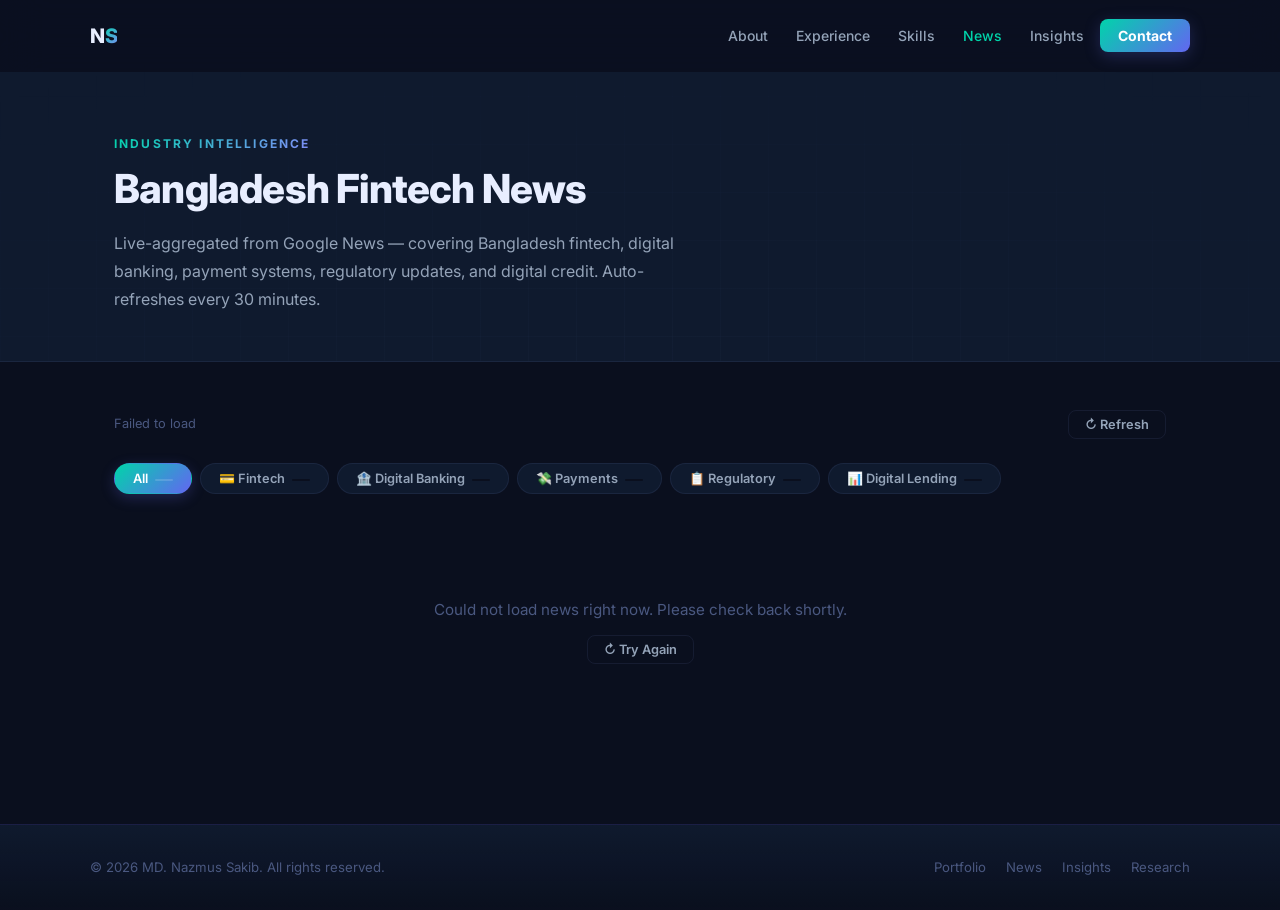
<file: news.html>
<!DOCTYPE html>
<html lang="en">
<head>
  <meta charset="UTF-8" />
  <meta name="viewport" content="width=device-width, initial-scale=1.0" />
  <title>Bangladesh Fintech News — MD. Nazmus Sakib</title>
  <meta name="description" content="Live-aggregated news on Bangladesh fintech, digital banking, payment systems, regulatory updates, and digital credit." />
  <meta property="og:title" content="Bangladesh Fintech News — MD. Nazmus Sakib" />
  <meta property="og:description" content="Auto-aggregated news on Bangladesh fintech, digital banking, and regulatory updates." />
  <meta property="og:url" content="https://sakib8275.com/news.html" />
  <link rel="preconnect" href="https://fonts.googleapis.com" />
  <link rel="preconnect" href="https://fonts.gstatic.com" crossorigin />
  <link href="https://fonts.googleapis.com/css2?family=Inter:wght@400;500;600;700;800&display=swap" rel="stylesheet" />
  <link rel="stylesheet" href="styles.css" />
</head>
<body>

  <nav class="navbar" id="navbar">
    <div class="nav-inner">
      <a href="index.html" class="nav-logo">N<span>S</span></a>
      <ul class="nav-links" id="navLinks">
        <li><a href="index.html#about">About</a></li>
        <li><a href="index.html#experience">Experience</a></li>
        <li><a href="index.html#skills">Skills</a></li>
        <li><a href="news.html" style="color:var(--accent);">News</a></li>
        <li><a href="insights.html">Insights</a></li>
        <li><a href="index.html#contact" class="nav-cta">Contact</a></li>
      </ul>
      <button class="nav-toggle" id="navToggle" aria-label="Toggle navigation">
        <span></span><span></span><span></span>
      </button>
    </div>
  </nav>

  <div class="news-page-hero">
    <div class="container">
      <p class="section-label fade-up">Industry Intelligence</p>
      <h1 class="section-title fade-up fade-up-delay-1">Bangladesh Fintech News</h1>
      <p class="section-desc fade-up fade-up-delay-2">Live-aggregated from Google News &mdash; covering Bangladesh fintech, digital banking, payment systems, regulatory updates, and digital credit. Auto-refreshes every 30 minutes.</p>
    </div>
  </div>

  <div class="news-content-wrap">
    <div class="container">

      <div class="news-status-bar">
        <span class="news-last-updated" id="lastUpdated">Loading feeds&hellip;</span>
        <button class="btn-refresh" id="refreshBtn">&#8635; Refresh</button>
      </div>

      <div class="filter-tabs" id="filterTabs">
        <button class="filter-tab active" data-filter="all">All <span class="tab-count" id="count-all"></span></button>
        <button class="filter-tab" data-filter="fintech">&#x1F4B3; Fintech <span class="tab-count" id="count-fintech"></span></button>
        <button class="filter-tab" data-filter="digital-banking">&#x1F3E6; Digital Banking <span class="tab-count" id="count-digital-banking"></span></button>
        <button class="filter-tab" data-filter="payments">&#x1F4B8; Payments <span class="tab-count" id="count-payments"></span></button>
        <button class="filter-tab" data-filter="regulatory">&#x1F4CB; Regulatory <span class="tab-count" id="count-regulatory"></span></button>
        <button class="filter-tab" data-filter="lending">&#x1F4CA; Digital Lending <span class="tab-count" id="count-lending"></span></button>
      </div>

      <div id="newsGrid"></div>

    </div>
  </div>

  <footer>
    <div class="footer-inner">
      <p class="footer-copy">&copy; 2026 MD. Nazmus Sakib. All rights reserved.</p>
      <div class="footer-links">
        <a href="index.html">Portfolio</a>
        <a href="news.html">News</a>
        <a href="insights.html">Insights</a>
        <a href="research.html">Research</a>
      </div>
    </div>
  </footer>

  <script src="script.js"></script>
  <script>
    // ============================================================
    // NAVBAR (shared logic from script.js handles main portfolio,
    // replicate here for standalone news page)
    // ============================================================
    (function () {
      const navbar    = document.getElementById('navbar');
      const navToggle = document.getElementById('navToggle');
      const navLinks  = document.getElementById('navLinks');

      window.addEventListener('scroll', () =>
        navbar.classList.toggle('scrolled', window.scrollY > 20));

      navToggle.addEventListener('click', () => {
        navToggle.classList.toggle('open');
        navLinks.classList.toggle('open');
      });

      navLinks.querySelectorAll('a').forEach(a =>
        a.addEventListener('click', () => {
          navToggle.classList.remove('open');
          navLinks.classList.remove('open');
        }));

      // Fade-up animations
      const observer = new IntersectionObserver(entries =>
        entries.forEach(e => { if (e.isIntersecting) e.target.classList.add('visible'); }),
        { threshold: 0.1 });
      document.querySelectorAll('.fade-up').forEach(el => observer.observe(el));
    }());

    // ============================================================
    // NEWS AGGREGATOR
    // Fetches Google News RSS via allorigins CORS proxy.
    // Falls back to corsproxy.io if allorigins fails.
    // Parses XML with native DOMParser — no third-party JSON API.
    // ============================================================
    const PROXIES = [
      url => `https://api.allorigins.win/raw?url=${encodeURIComponent(url)}`,
      url => `https://corsproxy.io/?${encodeURIComponent(url)}`,
    ];

    const FEEDS = [
      // Google News — broad Bangladesh fintech coverage
      {
        url: 'https://news.google.com/rss/search?q=("fintech"+OR+"digital+banking"+OR+"digital+payment"+OR+"payment+switch")+AND+Bangladesh&hl=en-US&gl=US&ceid=US:en',
        source: 'Google News',
      },
      {
        url: 'https://news.google.com/rss/search?q=("Bangladesh+Bank"+OR+"digital+lending"+OR+"credit+core"+OR+"digital+credit")+AND+Bangladesh&hl=en-US&gl=US&ceid=US:en',
        source: 'Google News',
      },
      {
        url: 'https://news.google.com/rss/search?q=("alternative+credit+scoring"+OR+"credit+scoring+algorithm"+OR+"digital+lending+market"+OR+"fintech+lending")+Bangladesh&hl=en-US&gl=US&ceid=US:en',
        source: 'Google News',
      },
      // Local Bangladesh publishers — direct RSS feeds
      { url: 'https://thefinancialexpress.com.bd/feed',          source: 'Financial Express BD' },
      { url: 'https://www.thedailystar.net/business/rss.xml',    source: 'The Daily Star'        },
      { url: 'https://tbsnews.net/feed',                         source: 'TBS News'              },
      { url: 'https://www.dhakatribune.com/business/feeds',      source: 'Dhaka Tribune'         },
    ];

    const KEYWORDS = {
      'fintech':         ['fintech', 'bkash', 'nagad', 'mobile financial', 'mfs', 'mobile banking', 'digital wallet', 'rocket', 'upay', 'tap'],
      'digital-banking': ['digital bank', 'internet banking', 'core banking', 'cbs', 'dfs', 'touchpay', 'online banking', 'e-banking', 'agent banking'],
      'payments':        ['payment', 'npsb', 'rtgs', 'beftn', 'bacps', 'payment switch', 'interbank', 'settlement', 'transaction', 'remittance', 'qr code', 'pos'],
      'regulatory':      ['bangladesh bank', 'central bank', 'bb circular', 'regulation', 'regulatory', 'guideline', 'policy', 'compliance', 'directive', 'bb order'],
      'lending':         [
        // Products & channels
        'digital lending', 'digital credit', 'online lending', 'digital loan', 'fintech lending',
        'p2p lending', 'peer-to-peer lending', 'embedded lending', 'bnpl', 'buy now pay later',
        'microcredit', 'microloan', 'microfinance', 'credit card', 'personal loan',
        // Scoring & risk
        'credit scoring', 'credit score', 'alternative credit', 'alternative scoring',
        'scoring algorithm', 'credit assessment', 'creditworthiness', 'credit risk',
        'underwriting', 'ai credit', 'machine learning credit', 'ai scoring',
        // Infrastructure
        'credit bureau', 'credit information', 'cib', 'credit core', 'credit registry',
        'credit platform', 'lending platform', 'loan management',
        // Market & players
        'lending market', 'credit market', 'loan market', 'lending startup',
      ],
    };

    const BADGE_CLASSES = {
      'fintech':         'badge-fintech',
      'digital-banking': 'badge-digital-banking',
      'payments':        'badge-payments',
      'regulatory':      'badge-regulatory',
      'lending':         'badge-lending',
    };

    const CATEGORY_LABELS = {
      'fintech':         'Fintech',
      'digital-banking': 'Digital Banking',
      'payments':        'Payments',
      'regulatory':      'Regulatory',
      'lending':         'Digital Lending',
    };

    let allArticles   = [];
    let currentFilter = 'all';

    // ---- Utilities ----

    function escHtml(str) {
      return String(str || '')
        .replace(/&/g, '&amp;').replace(/</g, '&lt;').replace(/>/g, '&gt;')
        .replace(/"/g, '&quot;').replace(/'/g, '&#39;');
    }

    function safeUrl(url) {
      try {
        const u = new URL(String(url));
        return (u.protocol === 'https:' || u.protocol === 'http:') ? url : '#';
      } catch { return '#'; }
    }

    function stripHtml(str) {
      try {
        const el = document.createElement('div');
        el.innerHTML = str;
        return (el.textContent || el.innerText || '').trim();
      } catch { return String(str).replace(/<[^>]*>/g, '').trim(); }
    }

    function categorize(title, desc) {
      const text = (title + ' ' + desc).toLowerCase();
      for (const [cat, words] of Object.entries(KEYWORDS)) {
        if (words.some(k => text.includes(k))) return cat;
      }
      return 'fintech';
    }

    function relativeTime(dateStr) {
      if (!dateStr) return '';
      const d = new Date(dateStr);
      if (isNaN(d.getTime())) return '';
      const diff  = Date.now() - d.getTime();
      const mins  = Math.floor(diff / 60000);
      const hours = Math.floor(diff / 3600000);
      const days  = Math.floor(diff / 86400000);
      if (mins  < 1)  return 'just now';
      if (mins  < 60) return `${mins}m ago`;
      if (hours < 24) return `${hours}h ago`;
      if (days  < 7)  return `${days}d ago`;
      return d.toLocaleDateString('en-GB', { day: 'numeric', month: 'short' });
    }

    // ---- Skeleton ----

    function skeletonCard() {
      return `
        <div class="news-card" style="pointer-events:none;cursor:default">
          <div class="news-card-header">
            <div class="skeleton-line short" style="margin:0"></div>
            <div class="skeleton-badge"></div>
          </div>
          <div class="news-card-body">
            <div class="skeleton-line title" style="margin-bottom:6px"></div>
            <div class="skeleton-line title medium" style="margin-bottom:14px"></div>
            <div class="skeleton-line full"></div>
            <div class="skeleton-line full"></div>
            <div class="skeleton-line medium" style="margin-bottom:14px"></div>
            <div style="display:flex;justify-content:space-between;padding-top:12px;border-top:1px solid var(--border)">
              <div class="skeleton-line short" style="margin:0;width:60px"></div>
              <div class="skeleton-line short" style="margin:0;width:80px"></div>
            </div>
          </div>
        </div>`;
    }

    function showSkeleton() {
      document.getElementById('newsGrid').innerHTML =
        `<div class="news-grid">${Array.from({ length: 9 }, skeletonCard).join('')}</div>`;
    }

    // ---- Render ----

    function renderCard(a) {
      const badgeClass = escHtml(BADGE_CLASSES[a.category] || 'badge-fintech');
      const label      = escHtml(CATEGORY_LABELS[a.category] || 'News');
      return `
        <a class="news-card news-card-link cat-${escHtml(a.category)}"
           href="${escHtml(safeUrl(a.link))}"
           target="_blank" rel="noopener noreferrer">
          <div class="news-card-header">
            <span class="news-source">${escHtml(a.source)}</span>
            <span class="news-badge ${badgeClass}">${label}</span>
          </div>
          <div class="news-card-body">
            <div class="news-card-title">${escHtml(a.title)}</div>
            <div class="news-card-desc">${escHtml(a.description)}</div>
            <div class="news-card-footer">
              <span class="news-card-date">${relativeTime(a.pubDate)}</span>
              <span class="news-read-more">Read More &#8594;</span>
            </div>
          </div>
        </a>`;
    }

    function renderArticles(articles) {
      if (!articles.length) {
        document.getElementById('newsGrid').innerHTML =
          `<div class="news-empty">No articles for this category right now.
           <button class="btn-refresh" onclick="doRefresh()" style="margin-left:12px">&#8635; Refresh</button></div>`;
        return;
      }
      document.getElementById('newsGrid').innerHTML =
        `<div class="news-grid">${articles.map(renderCard).join('')}</div>`;
    }

    function updateCounts(articles) {
      const el = id => document.getElementById(id);
      el('count-all').textContent = articles.length || '';
      ['fintech','digital-banking','payments','regulatory','lending'].forEach(cat => {
        const n = articles.filter(a => a.category === cat).length;
        const badge = el(`count-${cat}`);
        if (badge) badge.textContent = n || '';
      });
    }

    // ---- Filter ----

    function setFilter(cat) {
      currentFilter = cat;
      document.querySelectorAll('.filter-tab').forEach(btn =>
        btn.classList.toggle('active', btn.dataset.filter === cat));
      renderArticles(cat === 'all' ? allArticles : allArticles.filter(a => a.category === cat));
    }

    // ---- Fetch ----

    async function fetchFeed(feed) {
      for (const proxy of PROXIES) {
        try {
          const res = await fetch(proxy(feed.url), { signal: AbortSignal.timeout(12000) });
          if (!res.ok) continue;
          const xml = await res.text();
          const doc = new DOMParser().parseFromString(xml, 'text/xml');
          const items = Array.from(doc.querySelectorAll('item'));
          if (!items.length) continue;
          return items.slice(0, 30).map(item => {
            const title   = item.querySelector('title')?.textContent       || '';
            const rawDesc = item.querySelector('description')?.textContent || '';
            const link    = item.querySelector('link')?.textContent        || '#';
            const pubDate = item.querySelector('pubDate')?.textContent     || '';
            return {
              title,
              description: stripHtml(rawDesc).slice(0, 220),
              link,
              pubDate,
              source:   feed.source,
              category: categorize(title, rawDesc),
            };
          });
        } catch (e) {
          console.warn(`Proxy failed for ${feed.source}:`, e);
        }
      }
      return [];
    }

    async function loadNews() {
      document.getElementById('lastUpdated').textContent = 'Loading feeds\u2026';
      showSkeleton();

      const results = await Promise.all(FEEDS.map(fetchFeed));
      const allItems = results.flat();

      // Deduplicate by link
      const unique = Array.from(new Map(allItems.map(i => [i.link, i])).values());

      // Keep Bangladesh-relevant articles
      const bdKw = ['bangladesh', 'dhaka', 'bb ', 'taka', 'bdt'];
      const allKw = Object.values(KEYWORDS).flat();
      const relevant = unique.filter(a => {
        const text = (a.title + ' ' + a.description).toLowerCase();
        return bdKw.some(k => text.includes(k)) || allKw.some(k => text.includes(k));
      });

      allArticles = relevant.sort((a, b) => new Date(b.pubDate) - new Date(a.pubDate));

      if (!allArticles.length) {
        document.getElementById('newsGrid').innerHTML = `
          <div class="news-empty">
            <p>Could not load news right now. Please check back shortly.</p>
            <button class="btn-refresh" onclick="doRefresh()" style="margin-top:12px">&#8635; Try Again</button>
          </div>`;
        document.getElementById('lastUpdated').textContent = 'Failed to load';
        return;
      }

      updateCounts(allArticles);
      document.getElementById('lastUpdated').textContent =
        `${allArticles.length} articles \u00b7 updated ${new Date().toLocaleTimeString('en-GB', { hour: '2-digit', minute: '2-digit' })}`;

      renderArticles(currentFilter === 'all' ? allArticles : allArticles.filter(a => a.category === currentFilter));
    }

    function doRefresh() {
      allArticles = [];
      loadNews();
    }

    // ---- Init ----
    document.querySelectorAll('.filter-tab').forEach(tab =>
      tab.addEventListener('click', () => setFilter(tab.dataset.filter)));

    document.getElementById('refreshBtn').addEventListener('click', doRefresh);

    setInterval(loadNews, 30 * 60 * 1000);
    loadNews();
  </script>

</body>
</html>
</file>
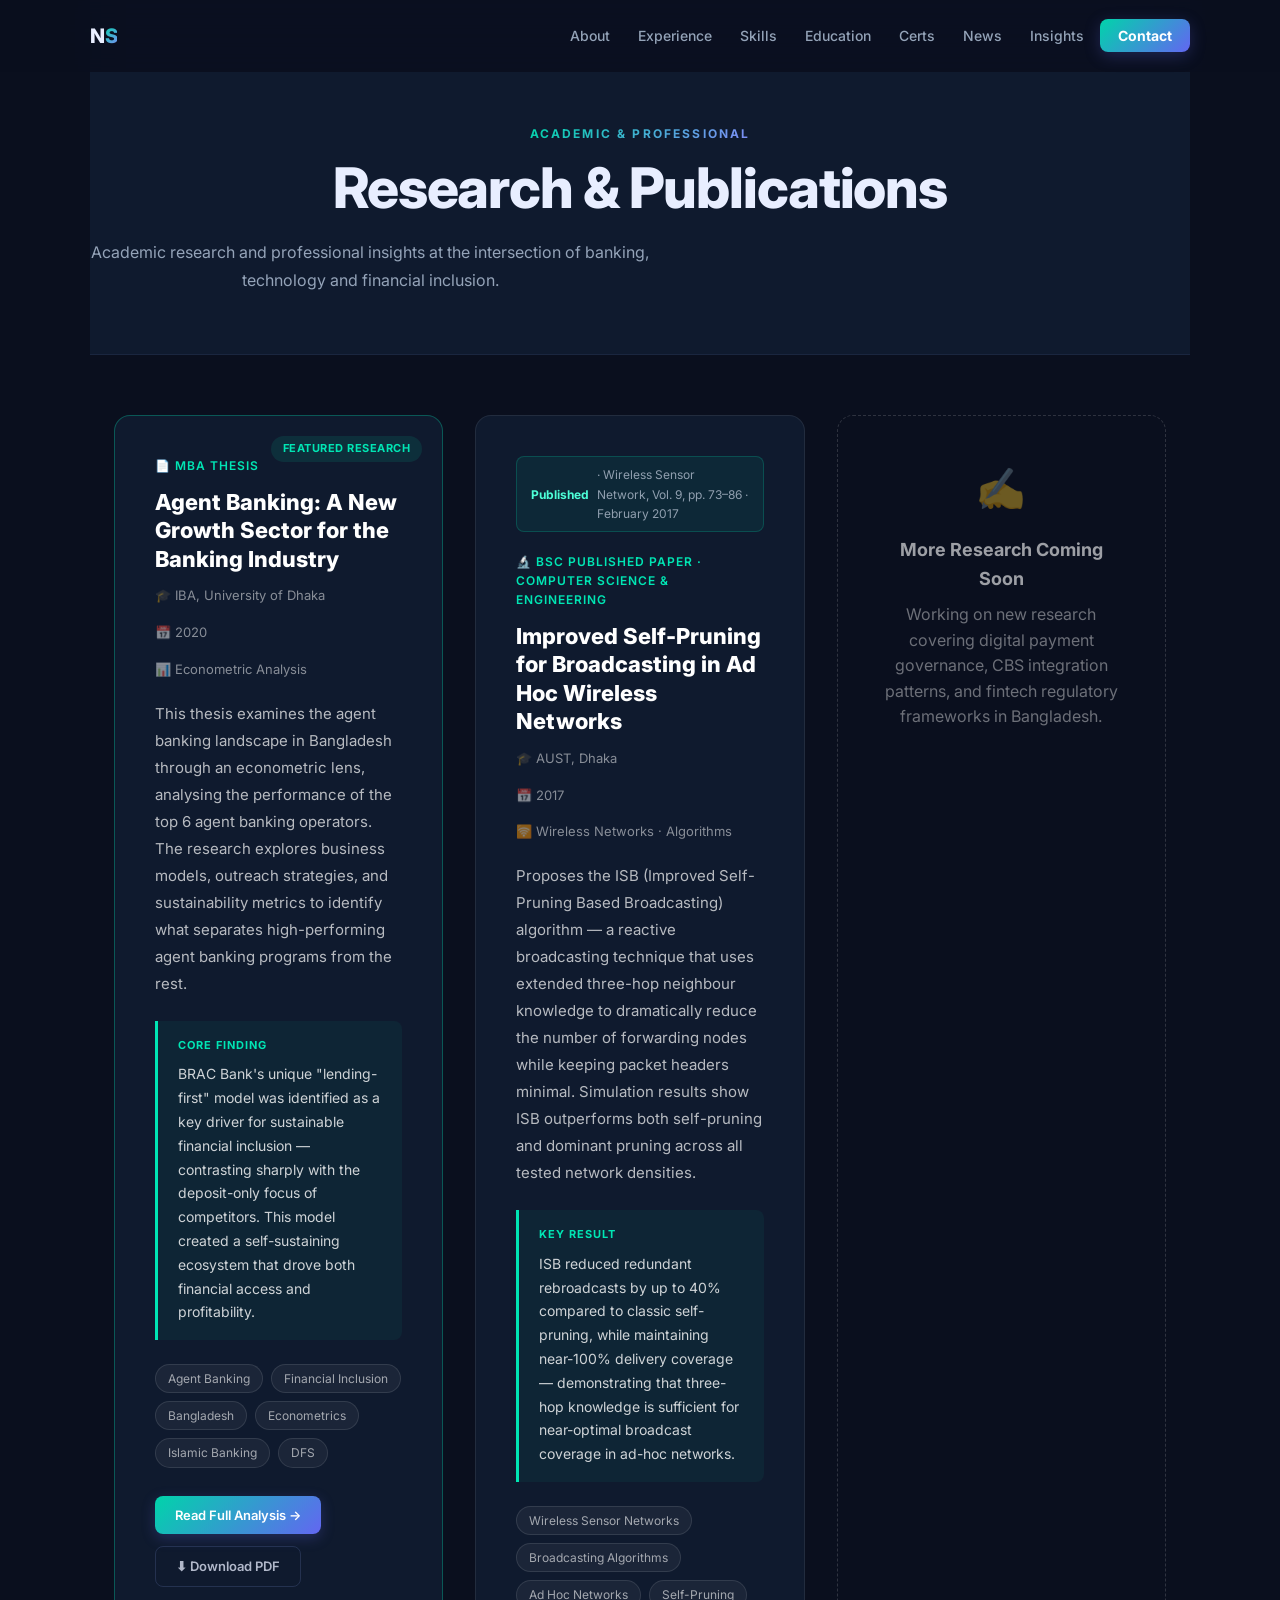
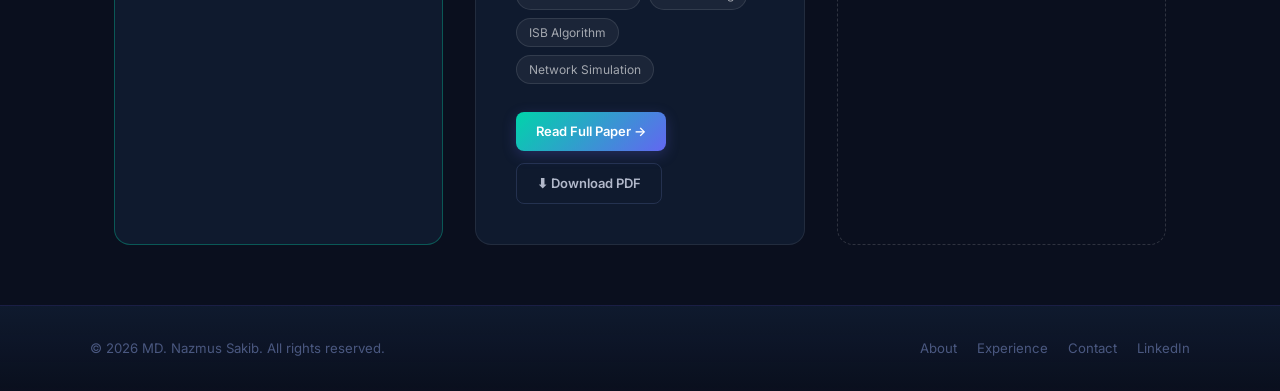
<file: research.html>
<!DOCTYPE html>
<html lang="en">
<head>
  <meta charset="UTF-8" />
  <meta name="viewport" content="width=device-width, initial-scale=1.0" />
  <title>Research — MD. Nazmus Sakib</title>
  <meta name="description" content="Research and publications by MD. Nazmus Sakib on agent banking, digital financial services and fintech." />
  <link rel="icon" type="image/svg+xml" href="data:image/svg+xml,<svg xmlns='http://www.w3.org/2000/svg' viewBox='0 0 100 100'><text y='.9em' font-size='90'>💼</text></svg>">
  <link rel="preconnect" href="https://fonts.googleapis.com" />
  <link rel="preconnect" href="https://fonts.gstatic.com" crossorigin />
  <link href="https://fonts.googleapis.com/css2?family=Inter:wght@400;500;600;700;800&display=swap" rel="stylesheet" />
  <link rel="stylesheet" href="styles.css" />
  <style>
    .page-hero { padding: 120px 0 60px; text-align: center; }
    .research-grid { display: grid; gap: 32px; padding: 60px 0; }
    .research-card { background: var(--card-bg, #0f1a2e); border: 1px solid rgba(255,255,255,0.08); border-radius: 16px; padding: 40px; }
    .research-card.featured { border-color: rgba(0,230,180,0.3); position: relative; overflow: hidden; }
    .research-card.featured::before { content: 'Featured Research'; position: absolute; top: 20px; right: 20px; background: rgba(0,230,180,0.1); color: #00e6b4; font-size: 11px; font-weight: 700; padding: 4px 12px; border-radius: 20px; text-transform: uppercase; letter-spacing: 0.5px; }
    .research-type { font-size: 12px; font-weight: 600; color: #00e6b4; text-transform: uppercase; letter-spacing: 1px; margin-bottom: 12px; }
    .research-title { font-size: 22px; font-weight: 800; color: #fff; margin-bottom: 12px; line-height: 1.3; }
    .research-meta { display: flex; flex-wrap: wrap; gap: 16px; margin-bottom: 20px; }
    .research-meta span { font-size: 13px; color: rgba(255,255,255,0.5); display: flex; align-items: center; gap: 6px; }
    .research-abstract { font-size: 15px; color: rgba(255,255,255,0.7); line-height: 1.8; margin-bottom: 24px; }
    .research-insight { background: rgba(0,230,180,0.05); border-left: 3px solid #00e6b4; padding: 16px 20px; border-radius: 0 8px 8px 0; margin-bottom: 24px; }
    .research-insight-label { font-size: 11px; font-weight: 700; color: #00e6b4; text-transform: uppercase; letter-spacing: 1px; margin-bottom: 8px; }
    .research-insight-text { font-size: 14px; color: rgba(255,255,255,0.8); line-height: 1.7; }
    .research-tags { display: flex; flex-wrap: wrap; gap: 8px; }
    .research-tag { background: rgba(255,255,255,0.05); color: rgba(255,255,255,0.6); font-size: 12px; padding: 4px 12px; border-radius: 20px; border: 1px solid rgba(255,255,255,0.1); }
    .upcoming-card { border: 1px dashed rgba(255,255,255,0.15); border-radius: 16px; padding: 40px; text-align: center; color: rgba(255,255,255,0.4); }
    .upcoming-card h3 { color: rgba(255,255,255,0.6); font-size: 18px; margin-bottom: 8px; }
    .research-actions { display: flex; flex-wrap: wrap; gap: 12px; margin-top: 28px; }
    .research-btn { display: inline-flex; align-items: center; gap: 7px; font-size: 13px; font-weight: 600; padding: 9px 20px; border-radius: 8px; text-decoration: none; transition: all 0.2s; }
    .research-btn.primary { background: linear-gradient(135deg,#00d4aa,#6366f1); color: #fff; box-shadow: 0 4px 14px rgba(99,102,241,0.25); }
    .research-btn.primary:hover { opacity: 0.88; transform: translateY(-2px); }
    .research-btn.outline { border: 1px solid rgba(99,120,180,0.25); color: rgba(232,238,255,0.75); }
    .research-btn.outline:hover { border-color: #6366f1; color: #818cf8; background: rgba(99,102,241,0.08); }
    .pub-pill { display: inline-flex; align-items: center; gap: 8px; background: rgba(0,212,170,0.08); border: 1px solid rgba(0,212,170,0.22); border-radius: 8px; padding: 8px 14px; margin-bottom: 20px; font-size: 12px; color: rgba(232,238,255,0.6); }
    .pub-pill strong { color: #4dffd8; }
  </style>
</head>
<body>

  <nav class="navbar" id="navbar">
    <div class="nav-inner">
      <a href="index.html" class="nav-logo">N<span>S</span></a>
      <ul class="nav-links" id="navLinks">
        <li><a href="index.html#about">About</a></li>
        <li><a href="index.html#experience">Experience</a></li>
        <li><a href="index.html#skills">Skills</a></li>
        <li><a href="index.html#education">Education</a></li>
        <li><a href="index.html#certifications">Certs</a></li>
        <li><a href="news.html">News</a></li>
        <li><a href="insights.html">Insights</a></li>
        <li><a href="index.html#contact" class="nav-cta">Contact</a></li>
      </ul>
      <button class="nav-toggle" id="navToggle" aria-label="Toggle navigation">
        <span></span><span></span><span></span>
      </button>
    </div>
  </nav>

  <div class="page-hero container">
    <p class="section-label">Academic & Professional</p>
    <h1 class="section-title" style="font-size: clamp(2rem, 5vw, 3.5rem);">Research & Publications</h1>
    <p class="section-desc">Academic research and professional insights at the intersection of banking, technology and financial inclusion.</p>
  </div>

  <div class="container">
    <div class="research-grid">

      <div class="research-card featured">
        <div class="research-type">📄 MBA Thesis</div>
        <div class="research-title">Agent Banking: A New Growth Sector for the Banking Industry</div>
        <div class="research-meta">
          <span>🎓 IBA, University of Dhaka</span>
          <span>📅 2020</span>
          <span>📊 Econometric Analysis</span>
        </div>
        <div class="research-abstract">
          This thesis examines the agent banking landscape in Bangladesh through an econometric lens, analysing the performance of the top 6 agent banking operators. The research explores business models, outreach strategies, and sustainability metrics to identify what separates high-performing agent banking programs from the rest.
        </div>
        <div class="research-insight">
          <div class="research-insight-label">Core Finding</div>
          <div class="research-insight-text">BRAC Bank's unique "lending-first" model was identified as a key driver for sustainable financial inclusion — contrasting sharply with the deposit-only focus of competitors. This model created a self-sustaining ecosystem that drove both financial access and profitability.</div>
        </div>
        <div class="research-tags">
          <span class="research-tag">Agent Banking</span>
          <span class="research-tag">Financial Inclusion</span>
          <span class="research-tag">Bangladesh</span>
          <span class="research-tag">Econometrics</span>
          <span class="research-tag">Islamic Banking</span>
          <span class="research-tag">DFS</span>
        </div>
        <div class="research-actions">
          <a href="research/agent-banking-bd.html" class="research-btn primary">Read Full Analysis →</a>
          <a href="research/Agent Banking- A new growth Sector for banking industry.pdf" class="research-btn outline" target="_blank" rel="noopener">⬇ Download PDF</a>
        </div>
      </div>

      <div class="research-card">
        <div class="pub-pill">
          <strong>Published</strong> · Wireless Sensor Network, Vol. 9, pp. 73–86 · February 2017
        </div>
        <div class="research-type">🔬 BSc Published Paper · Computer Science &amp; Engineering</div>
        <div class="research-title">Improved Self-Pruning for Broadcasting in Ad Hoc Wireless Networks</div>
        <div class="research-meta">
          <span>🎓 AUST, Dhaka</span>
          <span>📅 2017</span>
          <span>🛜 Wireless Networks · Algorithms</span>
        </div>
        <div class="research-abstract">
          Proposes the ISB (Improved Self-Pruning Based Broadcasting) algorithm — a reactive broadcasting technique that uses extended three-hop neighbour knowledge to dramatically reduce the number of forwarding nodes while keeping packet headers minimal. Simulation results show ISB outperforms both self-pruning and dominant pruning across all tested network densities.
        </div>
        <div class="research-insight">
          <div class="research-insight-label">Key Result</div>
          <div class="research-insight-text">ISB reduced redundant rebroadcasts by up to 40% compared to classic self-pruning, while maintaining near-100% delivery coverage — demonstrating that three-hop knowledge is sufficient for near-optimal broadcast coverage in ad-hoc networks.</div>
        </div>
        <div class="research-tags">
          <span class="research-tag">Wireless Sensor Networks</span>
          <span class="research-tag">Broadcasting Algorithms</span>
          <span class="research-tag">Ad Hoc Networks</span>
          <span class="research-tag">Self-Pruning</span>
          <span class="research-tag">ISB Algorithm</span>
          <span class="research-tag">Network Simulation</span>
        </div>
        <div class="research-actions">
          <a href="research/wsn-improved-self-pruning.html" class="research-btn primary">Read Full Paper →</a>
          <a href="research/WSN_2017022116034458.pdf" class="research-btn outline" target="_blank" rel="noopener">⬇ Download PDF</a>
        </div>
      </div>

      <div class="upcoming-card">
        <div style="font-size: 40px; margin-bottom: 16px;">✍️</div>
        <h3>More Research Coming Soon</h3>
        <p>Working on new research covering digital payment governance, CBS integration patterns, and fintech regulatory frameworks in Bangladesh.</p>
      </div>

    </div>
  </div>

  <footer>
    <div class="footer-inner">
      <p class="footer-copy">&copy; 2026 MD. Nazmus Sakib. All rights reserved.</p>
      <div class="footer-links">
        <a href="index.html#about">About</a>
        <a href="index.html#experience">Experience</a>
        <a href="index.html#contact">Contact</a>
        <a href="https://linkedin.com/in/sakib8275" target="_blank" rel="noopener">LinkedIn</a>
      </div>
    </div>
  </footer>

  <script src="script.js"></script>
</body>
</html>
</file>
<file: styles.css>
/* ========================================
   Reset & Base
======================================== */
*, *::before, *::after {
  margin: 0;
  padding: 0;
  box-sizing: border-box;
}

:root {
  /* ── Base Backgrounds ── */
  --bg-primary:    #0a0f1e;
  --bg-surface:    #0f1a2e;
  --bg-surface2:   #1a2540;

  /* ── Typography ── */
  --text-primary:  #e8eeff;
  --text-secondary:#94a3b8;
  --text-muted:    #4a5880;

  /* ── Teal Accent (Primary) ── */
  --accent:        #00d4aa;
  --accent-dark:   #00a887;
  --accent-light:  #4dffd8;
  --accent-glow:   rgba(0, 212, 170, 0.12);

  /* ── Indigo Accent (Secondary) ── */
  --indigo:        #6366f1;
  --indigo-dark:   #4f46e5;
  --indigo-light:  #818cf8;
  --indigo-glow:   rgba(99, 102, 241, 0.14);

  /* ── Gradients ── */
  --gradient:           linear-gradient(135deg, #00d4aa 0%, #6366f1 100%);
  --gradient-text:      linear-gradient(135deg, #00d4aa 0%, #818cf8 100%);
  --gradient-subtle:    linear-gradient(135deg, rgba(0,212,170,0.08) 0%, rgba(99,102,241,0.08) 100%);
  --gradient-border:    linear-gradient(135deg, #00d4aa, #6366f1);

  /* ── Borders & Shadows ── */
  --border:        rgba(99, 120, 180, 0.13);
  --shadow:        0 4px 24px rgba(0, 0, 0, 0.5);
  --shadow-teal:   0 0 40px rgba(0, 212, 170, 0.14);
  --shadow-indigo: 0 0 40px rgba(99, 102, 241, 0.18);
  --shadow-card:   0 8px 32px rgba(0, 0, 0, 0.4);

  /* ── Misc ── */
  --radius:        12px;
  --transition:    0.3s cubic-bezier(0.4, 0, 0.2, 1);
}

html {
  scroll-behavior: smooth;
  scroll-padding-top: 80px;
}

body {
  font-family: 'Inter', sans-serif;
  background: var(--bg-primary);
  color: var(--text-primary);
  line-height: 1.6;
  overflow-x: hidden;
}

/* ========================================
   Scrollbar
======================================== */
::-webkit-scrollbar { width: 6px; }
::-webkit-scrollbar-track { background: var(--bg-primary); }
::-webkit-scrollbar-thumb {
  background: linear-gradient(180deg, var(--accent-dark), var(--indigo));
  border-radius: 3px;
}

/* ========================================
   Utility
======================================== */
.container {
  max-width: 1100px;
  margin: 0 auto;
  padding: 0 24px;
}

.section-label {
  font-size: 0.75rem;
  font-weight: 700;
  letter-spacing: 0.18em;
  text-transform: uppercase;
  background: var(--gradient-text);
  -webkit-background-clip: text;
  -webkit-text-fill-color: transparent;
  background-clip: text;
  margin-bottom: 12px;
  display: inline-block;
}

.section-title {
  font-size: clamp(1.75rem, 4vw, 2.5rem);
  font-weight: 800;
  color: var(--text-primary);
  line-height: 1.2;
  margin-bottom: 16px;
  letter-spacing: -0.02em;
}

.section-desc {
  font-size: 1rem;
  color: var(--text-secondary);
  max-width: 560px;
  line-height: 1.75;
}

section {
  padding: 96px 0;
}

/* ========================================
   Navbar
======================================== */
.navbar {
  position: fixed;
  top: 0;
  left: 0;
  right: 0;
  z-index: 1000;
  padding: 0 24px;
  height: 72px;
  display: flex;
  align-items: center;
  background: rgba(10, 15, 30, 0.85);
  backdrop-filter: blur(20px);
  -webkit-backdrop-filter: blur(20px);
  border-bottom: 1px solid transparent;
  transition: border-color var(--transition), background var(--transition);
}

.navbar.scrolled {
  border-bottom-color: var(--border);
  background: rgba(10, 15, 30, 0.97);
}

.nav-inner {
  max-width: 1100px;
  margin: 0 auto;
  width: 100%;
  display: flex;
  align-items: center;
  justify-content: space-between;
}

.nav-logo {
  font-size: 1.25rem;
  font-weight: 800;
  color: var(--text-primary);
  text-decoration: none;
  letter-spacing: -0.02em;
}

/* Indigo S accent on logo */
.nav-logo span {
  background: var(--gradient-text);
  -webkit-background-clip: text;
  -webkit-text-fill-color: transparent;
  background-clip: text;
}

.nav-links {
  display: flex;
  align-items: center;
  gap: 4px;
  list-style: none;
}

.nav-links a {
  color: var(--text-secondary);
  text-decoration: none;
  font-size: 0.875rem;
  font-weight: 500;
  padding: 6px 12px;
  border-radius: 8px;
  transition: color var(--transition), background var(--transition);
}

.nav-links a:hover {
  color: var(--text-primary);
  background: var(--gradient-subtle);
}

.nav-cta {
  background: var(--gradient) !important;
  color: #fff !important;
  font-weight: 700 !important;
  padding: 8px 18px !important;
  border-radius: 8px !important;
  box-shadow: 0 4px 16px rgba(99,102,241,0.25) !important;
}

.nav-cta:hover {
  opacity: 0.9 !important;
  transform: translateY(-1px);
  box-shadow: 0 6px 20px rgba(99,102,241,0.35) !important;
}

.nav-toggle {
  display: none;
  flex-direction: column;
  gap: 5px;
  cursor: pointer;
  padding: 4px;
  background: none;
  border: none;
}

.nav-toggle span {
  display: block;
  width: 22px;
  height: 2px;
  background: var(--text-primary);
  border-radius: 2px;
  transition: transform var(--transition), opacity var(--transition);
}

.nav-toggle.open span:nth-child(1) { transform: translateY(7px) rotate(45deg); }
.nav-toggle.open span:nth-child(2) { opacity: 0; }
.nav-toggle.open span:nth-child(3) { transform: translateY(-7px) rotate(-45deg); }

/* ========================================
   Hero
======================================== */
#hero {
  min-height: 100vh;
  display: flex;
  align-items: center;
  position: relative;
  padding: 120px 0 80px;
  overflow: hidden;
}

.hero-layout {
  display: grid;
  grid-template-columns: 1fr auto;
  align-items: center;
  gap: 64px;
  position: relative;
  z-index: 1;
}

.hero-photo-wrap {
  flex-shrink: 0;
}

.hero-photo-ring {
  width: 280px;
  height: 280px;
  border-radius: 50%;
  padding: 4px;
  background: var(--gradient);
  box-shadow: 0 0 60px rgba(0, 212, 170, 0.2), 0 0 80px rgba(99,102,241,0.15);
  position: relative;
}

.hero-photo-ring::after {
  content: '';
  position: absolute;
  inset: -8px;
  border-radius: 50%;
  border: 1px solid var(--border);
}

.hero-photo {
  width: 100%;
  height: 100%;
  border-radius: 50%;
  object-fit: cover;
  object-position: center top;
  display: block;
}

.hero-bg {
  position: absolute;
  inset: 0;
  pointer-events: none;
  overflow: hidden;
}

.hero-orb {
  position: absolute;
  border-radius: 50%;
  filter: blur(90px);
}

/* Teal orb top-right */
.hero-orb-1 {
  width: 600px;
  height: 600px;
  background: radial-gradient(circle, rgba(0,212,170,0.1) 0%, transparent 70%);
  top: -120px;
  right: -120px;
  opacity: 0.8;
}

/* Indigo orb bottom-left */
.hero-orb-2 {
  width: 500px;
  height: 500px;
  background: radial-gradient(circle, rgba(99,102,241,0.13) 0%, transparent 70%);
  bottom: -60px;
  left: -100px;
  opacity: 0.9;
}

.hero-grid {
  position: absolute;
  inset: 0;
  background-image:
    linear-gradient(rgba(99,120,180,0.06) 1px, transparent 1px),
    linear-gradient(90deg, rgba(99,120,180,0.06) 1px, transparent 1px);
  background-size: 64px 64px;
  mask-image: radial-gradient(ellipse 80% 80% at 50% 50%, black, transparent);
}

.hero-content {
  position: relative;
  z-index: 1;
}

.hero-greeting {
  font-size: 0.875rem;
  font-weight: 700;
  letter-spacing: 0.12em;
  text-transform: uppercase;
  background: var(--gradient-text);
  -webkit-background-clip: text;
  -webkit-text-fill-color: transparent;
  background-clip: text;
  margin-bottom: 16px;
  display: flex;
  align-items: center;
  gap: 10px;
}

.hero-greeting::before {
  content: '';
  display: inline-block;
  width: 32px;
  height: 2px;
  background: var(--gradient);
  border-radius: 2px;
  flex-shrink: 0;
}

/* Gradient hero name */
.hero-name {
  font-size: clamp(2.5rem, 7vw, 5rem);
  font-weight: 800;
  line-height: 1.08;
  letter-spacing: -0.03em;
  margin-bottom: 20px;
  background: var(--gradient-text);
  -webkit-background-clip: text;
  -webkit-text-fill-color: transparent;
  background-clip: text;
}

.hero-title {
  font-size: clamp(1rem, 2.5vw, 1.25rem);
  color: var(--text-secondary);
  margin-bottom: 12px;
  font-weight: 500;
}

.hero-title strong {
  background: var(--gradient-text);
  -webkit-background-clip: text;
  -webkit-text-fill-color: transparent;
  background-clip: text;
  font-weight: 700;
}

.hero-subtitle {
  font-size: 0.95rem;
  color: var(--text-muted);
  margin-bottom: 40px;
  display: flex;
  flex-wrap: wrap;
  gap: 8px;
  align-items: center;
}

.hero-dot {
  width: 4px;
  height: 4px;
  border-radius: 50%;
  background: var(--indigo-light);
  display: inline-block;
  opacity: 0.5;
}

.hero-actions {
  display: flex;
  gap: 16px;
  flex-wrap: wrap;
  margin-bottom: 56px;
}

/* Gradient primary button */
.btn-primary {
  display: inline-flex;
  align-items: center;
  gap: 8px;
  background: var(--gradient);
  color: #fff;
  font-weight: 700;
  font-size: 0.9rem;
  padding: 12px 24px;
  border-radius: 10px;
  text-decoration: none;
  transition: all var(--transition);
  border: none;
  cursor: pointer;
  letter-spacing: 0.01em;
  box-shadow: 0 4px 20px rgba(99,102,241,0.25);
}

.btn-primary:hover {
  opacity: 0.92;
  transform: translateY(-2px);
  box-shadow: 0 8px 28px rgba(99,102,241,0.35);
}

.btn-outline {
  display: inline-flex;
  align-items: center;
  gap: 8px;
  background: transparent;
  color: var(--text-primary);
  font-weight: 600;
  font-size: 0.9rem;
  padding: 12px 24px;
  border-radius: 10px;
  text-decoration: none;
  border: 1px solid var(--border);
  transition: all var(--transition);
}

.btn-outline:hover {
  border-color: var(--indigo-light);
  color: var(--indigo-light);
  background: var(--indigo-glow);
  transform: translateY(-2px);
}

.hero-stats {
  display: flex;
  gap: 40px;
  flex-wrap: wrap;
}

.hero-stat-value {
  font-size: 2rem;
  font-weight: 800;
  color: var(--text-primary);
  line-height: 1;
  margin-bottom: 4px;
  background: var(--gradient-text);
  -webkit-background-clip: text;
  -webkit-text-fill-color: transparent;
  background-clip: text;
}

.hero-stat-value span {
  background: var(--gradient-text);
  -webkit-background-clip: text;
  -webkit-text-fill-color: transparent;
  background-clip: text;
}

.hero-stat-label {
  font-size: 0.8rem;
  color: var(--text-muted);
  text-transform: uppercase;
  letter-spacing: 0.08em;
  font-weight: 600;
}

/* ========================================
   About
======================================== */
#about {
  background: var(--bg-surface);
}

.about-grid {
  display: grid;
  grid-template-columns: 1fr 1fr;
  gap: 64px;
  align-items: center;
}

.about-text p {
  color: var(--text-secondary);
  margin-bottom: 16px;
  font-size: 0.975rem;
  line-height: 1.85;
}

.about-text p:last-child { margin-bottom: 0; }

.about-highlights {
  display: flex;
  flex-direction: column;
  gap: 20px;
}

.highlight-card {
  background: var(--bg-primary);
  border: 1px solid var(--border);
  border-radius: var(--radius);
  padding: 20px 22px;
  transition: border-color var(--transition), transform var(--transition), box-shadow var(--transition);
  position: relative;
  overflow: hidden;
}

.highlight-card::before {
  content: '';
  position: absolute;
  left: 0;
  top: 0;
  bottom: 0;
  width: 3px;
  background: var(--gradient);
  opacity: 0;
  transition: opacity var(--transition);
}

.highlight-card:hover {
  border-color: var(--indigo);
  transform: translateX(4px);
  box-shadow: var(--shadow-indigo);
}

.highlight-card:hover::before { opacity: 1; }

.highlight-icon {
  font-size: 1.5rem;
  margin-bottom: 10px;
}

.highlight-title {
  font-size: 0.9rem;
  font-weight: 700;
  color: var(--text-primary);
  margin-bottom: 6px;
}

.highlight-desc {
  font-size: 0.825rem;
  color: var(--text-muted);
  line-height: 1.65;
}

/* ========================================
   Experience
======================================== */
#experience {
  background: var(--bg-primary);
}

.experience-header {
  margin-bottom: 56px;
}

.company-block {
  margin-bottom: 56px;
}

.company-header {
  display: flex;
  align-items: center;
  gap: 16px;
  margin-bottom: 32px;
  padding-bottom: 20px;
  border-bottom: 1px solid var(--border);
}

.company-logo {
  width: 48px;
  height: 48px;
  background: var(--gradient-subtle);
  border: 1px solid var(--indigo);
  border-radius: 10px;
  display: flex;
  align-items: center;
  justify-content: center;
  font-weight: 800;
  font-size: 0.75rem;
  background-clip: padding-box;
  color: var(--indigo-light);
  letter-spacing: 0.03em;
  flex-shrink: 0;
}

.company-info h3 {
  font-size: 1rem;
  font-weight: 700;
  color: var(--text-primary);
  margin-bottom: 2px;
}

.company-info p {
  font-size: 0.825rem;
  color: var(--text-muted);
}

.timeline {
  position: relative;
  padding-left: 28px;
}

.timeline::before {
  content: '';
  position: absolute;
  left: 0;
  top: 8px;
  bottom: 8px;
  width: 2px;
  background: linear-gradient(to bottom, var(--accent), var(--indigo), transparent);
  border-radius: 2px;
}

.timeline-item {
  position: relative;
  margin-bottom: 36px;
}

.timeline-item:last-child { margin-bottom: 0; }

.timeline-dot {
  position: absolute;
  left: -34px;
  top: 6px;
  width: 12px;
  height: 12px;
  border-radius: 50%;
  background: var(--accent);
  border: 2px solid var(--bg-primary);
  box-shadow: 0 0 0 3px var(--accent-glow);
}

/* Gradient dot with indigo glow for current role */
.timeline-item.current .timeline-dot {
  background: var(--gradient);
  box-shadow: 0 0 0 3px var(--indigo-glow), 0 0 12px var(--indigo-glow);
  animation: pulse 2s infinite;
}

@keyframes pulse {
  0%, 100% { box-shadow: 0 0 0 3px var(--indigo-glow); }
  50% { box-shadow: 0 0 0 7px transparent; }
}

.job-header {
  margin-bottom: 12px;
}

.job-title {
  font-size: 1rem;
  font-weight: 700;
  color: var(--text-primary);
  margin-bottom: 4px;
}

.job-meta {
  display: flex;
  align-items: center;
  gap: 12px;
  flex-wrap: wrap;
}

.job-period {
  font-size: 0.8rem;
  color: var(--accent);
  font-weight: 600;
  background: var(--accent-glow);
  padding: 3px 10px;
  border-radius: 20px;
}

.job-badge {
  font-size: 0.75rem;
  color: var(--indigo-light);
  background: var(--indigo-glow);
  padding: 3px 10px;
  border-radius: 20px;
  font-weight: 600;
}

.job-desc {
  list-style: none;
  display: flex;
  flex-direction: column;
  gap: 8px;
}

.job-desc li {
  font-size: 0.875rem;
  color: var(--text-secondary);
  line-height: 1.65;
  padding-left: 16px;
  position: relative;
}

.job-desc li::before {
  content: '▸';
  position: absolute;
  left: 0;
  background: var(--gradient-text);
  -webkit-background-clip: text;
  -webkit-text-fill-color: transparent;
  background-clip: text;
  font-size: 0.75rem;
  top: 1px;
}

/* ========================================
   Skills
======================================== */
#skills {
  background: var(--bg-surface);
}

.skills-header {
  margin-bottom: 56px;
}

.skills-grid {
  display: grid;
  grid-template-columns: repeat(2, 1fr);
  gap: 24px;
  margin-bottom: 48px;
}

.skill-card {
  background: var(--bg-primary);
  border: 1px solid var(--border);
  border-radius: var(--radius);
  padding: 28px;
  transition: border-color var(--transition), transform var(--transition), box-shadow var(--transition);
  position: relative;
  overflow: hidden;
}

.skill-card::after {
  content: '';
  position: absolute;
  top: 0; left: 0; right: 0;
  height: 2px;
  background: var(--gradient);
  opacity: 0;
  transition: opacity var(--transition);
}

/* Indigo hover on skill cards */
.skill-card:hover {
  border-color: var(--indigo);
  transform: translateY(-4px);
  box-shadow: var(--shadow-indigo);
}

.skill-card:hover::after { opacity: 1; }

.skill-card-icon {
  font-size: 1.75rem;
  margin-bottom: 14px;
}

.skill-card-title {
  font-size: 0.95rem;
  font-weight: 700;
  color: var(--text-primary);
  margin-bottom: 14px;
}

.skill-tags {
  display: flex;
  flex-wrap: wrap;
  gap: 8px;
}

.tag {
  font-size: 0.75rem;
  color: var(--text-secondary);
  background: var(--bg-surface2);
  border: 1px solid var(--border);
  padding: 4px 10px;
  border-radius: 6px;
  font-weight: 500;
  transition: all var(--transition);
}

.tag:hover {
  color: var(--indigo-light);
  border-color: var(--indigo);
  background: var(--indigo-glow);
}

.tech-stack {
  background: var(--bg-primary);
  border: 1px solid var(--border);
  border-radius: var(--radius);
  padding: 32px;
  background-image: var(--gradient-subtle);
}

.tech-stack-title {
  font-size: 0.75rem;
  font-weight: 700;
  letter-spacing: 0.14em;
  text-transform: uppercase;
  color: var(--text-muted);
  margin-bottom: 20px;
}

.tech-tags {
  display: flex;
  flex-wrap: wrap;
  gap: 10px;
}

.tech-tag {
  font-size: 0.825rem;
  color: var(--accent-light);
  background: var(--accent-glow);
  border: 1px solid rgba(0, 212, 170, 0.22);
  padding: 6px 14px;
  border-radius: 8px;
  font-weight: 600;
  transition: all var(--transition);
}

.tech-tag:hover {
  background: rgba(0, 212, 170, 0.18);
  border-color: var(--accent);
  transform: translateY(-2px);
  box-shadow: 0 4px 12px rgba(0,212,170,0.15);
}

/* ========================================
   Education
======================================== */
#education {
  background: var(--bg-primary);
}

.education-grid {
  display: grid;
  grid-template-columns: repeat(2, 1fr);
  gap: 24px;
}

.edu-card {
  background: var(--bg-surface);
  border: 1px solid var(--border);
  border-radius: var(--radius);
  padding: 32px;
  position: relative;
  overflow: hidden;
  transition: border-color var(--transition), transform var(--transition);
}

.edu-card::before {
  content: '';
  position: absolute;
  top: 0;
  left: 0;
  right: 0;
  height: 3px;
  background: var(--gradient);
}

.edu-card:hover {
  border-color: var(--indigo);
  transform: translateY(-4px);
  box-shadow: var(--shadow-indigo);
}

.edu-degree {
  font-size: 0.75rem;
  font-weight: 700;
  text-transform: uppercase;
  letter-spacing: 0.1em;
  background: var(--gradient-text);
  -webkit-background-clip: text;
  -webkit-text-fill-color: transparent;
  background-clip: text;
  margin-bottom: 8px;
  display: inline-block;
}

.edu-title {
  font-size: 1.05rem;
  font-weight: 700;
  color: var(--text-primary);
  margin-bottom: 6px;
  line-height: 1.3;
}

.edu-institution {
  font-size: 0.875rem;
  color: var(--text-secondary);
  margin-bottom: 4px;
  font-weight: 500;
}

.edu-year {
  font-size: 0.8rem;
  color: var(--text-muted);
  margin-bottom: 16px;
}

.edu-note {
  font-size: 0.8rem;
  color: var(--text-muted);
  line-height: 1.65;
  padding: 12px;
  background: var(--bg-primary);
  border-radius: 8px;
  border-left: 2px solid var(--indigo);
}

.edu-link {
  display: inline-flex;
  align-items: center;
  gap: 5px;
  margin-top: 16px;
  font-size: 0.8rem;
  font-weight: 700;
  background: var(--gradient-text);
  -webkit-background-clip: text;
  -webkit-text-fill-color: transparent;
  background-clip: text;
  text-decoration: none;
  transition: opacity var(--transition);
}
.edu-link:hover { opacity: 0.75; }

.edu-note strong {
  color: var(--text-secondary);
}

/* ========================================
   Certifications
======================================== */
#certifications {
  background: var(--bg-surface);
}

.cert-grid {
  display: grid;
  grid-template-columns: repeat(3, 1fr);
  gap: 24px;
}

.cert-card {
  background: var(--bg-primary);
  border: 1px solid var(--border);
  border-radius: var(--radius);
  padding: 28px 24px;
  text-align: center;
  transition: all var(--transition);
  position: relative;
  overflow: hidden;
}

/* Indigo top accent bar on cert cards */
.cert-card::before {
  content: '';
  position: absolute;
  top: 0; left: 0; right: 0;
  height: 3px;
  background: var(--gradient);
}

.cert-card::after {
  content: '';
  position: absolute;
  inset: 0;
  background: radial-gradient(ellipse at 50% 0%, var(--indigo-glow), transparent 70%);
  opacity: 0;
  transition: opacity var(--transition);
}

.cert-card:hover {
  border-color: var(--indigo);
  transform: translateY(-6px);
  box-shadow: var(--shadow-indigo);
}

.cert-card:hover::after { opacity: 1; }

.cert-icon {
  font-size: 2.25rem;
  margin-bottom: 14px;
  position: relative;
  z-index: 1;
}

.cert-name {
  font-size: 1rem;
  font-weight: 700;
  color: var(--text-primary);
  margin-bottom: 6px;
  position: relative;
  z-index: 1;
}

.cert-issuer {
  font-size: 0.8rem;
  color: var(--text-muted);
  position: relative;
  z-index: 1;
}

/* ========================================
   Contact
======================================== */
#contact {
  background: var(--bg-primary);
}

.contact-wrapper {
  display: grid;
  grid-template-columns: 1fr 1fr;
  gap: 64px;
  align-items: start;
}

.contact-info {
  display: flex;
  flex-direction: column;
  gap: 16px;
  margin-top: 32px;
}

.contact-item {
  display: flex;
  align-items: center;
  gap: 16px;
  padding: 18px 20px;
  background: var(--bg-surface);
  border: 1px solid var(--border);
  border-radius: var(--radius);
  text-decoration: none;
  transition: all var(--transition);
}

.contact-item:hover {
  border-color: var(--indigo);
  transform: translateX(4px);
  background: var(--indigo-glow);
  box-shadow: var(--shadow-indigo);
}

.contact-icon {
  width: 40px;
  height: 40px;
  background: var(--gradient-subtle);
  border-radius: 10px;
  display: flex;
  align-items: center;
  justify-content: center;
  font-size: 1.1rem;
  flex-shrink: 0;
}

.contact-item-label {
  font-size: 0.75rem;
  color: var(--text-muted);
  text-transform: uppercase;
  letter-spacing: 0.08em;
  margin-bottom: 2px;
}

.contact-item-value {
  font-size: 0.9rem;
  color: var(--text-primary);
  font-weight: 500;
}

.contact-form-wrapper {
  background: var(--bg-surface);
  border: 1px solid var(--border);
  border-radius: var(--radius);
  padding: 36px;
  position: relative;
  overflow: hidden;
}

.contact-form-wrapper::before {
  content: '';
  position: absolute;
  top: 0; left: 0; right: 0;
  height: 2px;
  background: var(--gradient);
}

.contact-form-title {
  font-size: 1.1rem;
  font-weight: 700;
  color: var(--text-primary);
  margin-bottom: 24px;
}

.form-group {
  margin-bottom: 18px;
}

.form-label {
  display: block;
  font-size: 0.8rem;
  font-weight: 600;
  color: var(--text-muted);
  text-transform: uppercase;
  letter-spacing: 0.08em;
  margin-bottom: 8px;
}

.form-input {
  width: 100%;
  background: var(--bg-primary);
  border: 1px solid var(--border);
  border-radius: 8px;
  padding: 12px 14px;
  font-size: 0.9rem;
  color: var(--text-primary);
  font-family: 'Inter', sans-serif;
  transition: border-color var(--transition), box-shadow var(--transition);
  outline: none;
}

.form-input:focus {
  border-color: var(--indigo);
  box-shadow: 0 0 0 3px var(--indigo-glow);
}

.form-input::placeholder { color: var(--text-muted); }

textarea.form-input {
  resize: vertical;
  min-height: 110px;
}

/* ========================================
   Footer
======================================== */
footer {
  background: linear-gradient(180deg, var(--bg-surface) 0%, rgba(10,15,30,0.95) 100%);
  border-top: 1px solid rgba(99,102,241,0.18);
  padding: 32px 24px;
  text-align: center;
}

.footer-inner {
  max-width: 1100px;
  margin: 0 auto;
  display: flex;
  align-items: center;
  justify-content: space-between;
  flex-wrap: wrap;
  gap: 16px;
}

.footer-copy {
  font-size: 0.825rem;
  color: var(--text-muted);
}

.footer-links {
  display: flex;
  gap: 20px;
}

.footer-links a {
  font-size: 0.825rem;
  color: var(--text-muted);
  text-decoration: none;
  transition: color var(--transition);
}

.footer-links a:hover {
  background: var(--gradient-text);
  -webkit-background-clip: text;
  -webkit-text-fill-color: transparent;
  background-clip: text;
}

/* ========================================
   Animations
======================================== */
.fade-up {
  opacity: 0;
  transform: translateY(30px);
  transition: opacity 0.6s ease, transform 0.6s ease;
}

.fade-up.visible {
  opacity: 1;
  transform: translateY(0);
}

.fade-up-delay-1 { transition-delay: 0.1s; }
.fade-up-delay-2 { transition-delay: 0.2s; }
.fade-up-delay-3 { transition-delay: 0.3s; }
.fade-up-delay-4 { transition-delay: 0.4s; }

/* ========================================
   Responsive
======================================== */
@media (max-width: 900px) {
  .about-grid { grid-template-columns: 1fr; gap: 40px; }
  .skills-grid { grid-template-columns: 1fr; }
  .education-grid { grid-template-columns: 1fr; }
  .cert-grid { grid-template-columns: 1fr 1fr; }
  .contact-wrapper { grid-template-columns: 1fr; gap: 40px; }
}

@media (max-width: 900px) {
  .hero-layout { grid-template-columns: 1fr; gap: 40px; }
  .hero-photo-wrap { order: -1; display: flex; justify-content: center; }
  .hero-photo-ring { width: 200px; height: 200px; }
}

@media (max-width: 640px) {
  section { padding: 72px 0; }
  .nav-links { display: none; position: fixed; top: 72px; left: 0; right: 0; background: rgba(10,15,30,0.97); flex-direction: column; padding: 24px; gap: 4px; border-bottom: 1px solid var(--border); }
  .nav-links.open { display: flex; }
  .nav-toggle { display: flex; }
  .cert-grid { grid-template-columns: 1fr; }
  .hero-stats { gap: 24px; }
  .contact-form-wrapper { padding: 24px; }
  .news-grid { grid-template-columns: 1fr; }
  .research-grid { grid-template-columns: 1fr; }
  .article-page { padding-top: 100px; }
}

/* ========================================
   Page Hero (news.html, research.html)
======================================== */
.page-hero {
  padding-top: 140px;
  padding-bottom: 56px;
  background: var(--bg-surface);
  border-bottom: 1px solid var(--border);
}

/* News page compact hero */
.news-page-hero {
  padding-top: 130px;
  padding-bottom: 48px;
  background: var(--bg-surface);
  border-bottom: 1px solid var(--border);
  position: relative;
  overflow: hidden;
}

.news-page-hero::before {
  content: '';
  position: absolute;
  inset: 0;
  background-image:
    linear-gradient(rgba(99,120,180,0.04) 1px, transparent 1px),
    linear-gradient(90deg, rgba(99,120,180,0.04) 1px, transparent 1px);
  background-size: 48px 48px;
  mask-image: radial-gradient(ellipse 80% 100% at 50% 100%, black, transparent);
  pointer-events: none;
}

/* News content area */
.news-content-wrap {
  background: var(--bg-primary);
  padding: 48px 0 96px;
}

/* ========================================
   Filter Tabs (shared)
======================================== */
.filter-tabs {
  display: flex;
  gap: 8px;
  flex-wrap: wrap;
  margin-bottom: 40px;
}

.filter-tab {
  background: var(--bg-surface);
  border: 1px solid var(--border);
  color: var(--text-secondary);
  padding: 7px 18px;
  border-radius: 20px;
  font-size: 0.8rem;
  font-weight: 600;
  cursor: pointer;
  transition: all var(--transition);
  font-family: 'Inter', sans-serif;
}

.filter-tab:hover {
  border-color: var(--indigo);
  color: var(--indigo-light);
  background: var(--indigo-glow);
}

.filter-tab.active {
  background: var(--gradient);
  color: #fff;
  border-color: transparent;
  box-shadow: 0 4px 14px rgba(99,102,241,0.25);
}

/* Count badge inside filter tabs */
.tab-count {
  display: inline-block;
  font-size: 0.68rem;
  font-weight: 700;
  background: rgba(255,255,255,0.15);
  color: inherit;
  padding: 1px 6px;
  border-radius: 10px;
  margin-left: 4px;
  min-width: 18px;
  text-align: center;
  vertical-align: middle;
}

.filter-tab:not(.active) .tab-count {
  background: var(--bg-primary);
  color: var(--text-muted);
}

/* ========================================
   News Grid & Cards
======================================== */
.news-grid {
  display: grid;
  grid-template-columns: repeat(3, 1fr);
  gap: 24px;
}

.news-card {
  background: var(--bg-surface);
  border: 1px solid var(--border);
  border-radius: var(--radius);
  overflow: hidden;
  display: flex;
  flex-direction: column;
  transition: border-color var(--transition), transform var(--transition), box-shadow var(--transition);
}

.news-card:hover {
  border-color: var(--indigo);
  transform: translateY(-4px);
  box-shadow: var(--shadow-indigo);
}

/* Whole-card link variant */
a.news-card-link {
  text-decoration: none;
  color: inherit;
  display: flex;
  flex-direction: column;
}

/* Category left-border accent */
.news-card.cat-fintech         { border-left: 3px solid var(--indigo); }
.news-card.cat-digital-banking { border-left: 3px solid #3b82f6; }
.news-card.cat-payments        { border-left: 3px solid var(--accent); }
.news-card.cat-regulatory      { border-left: 3px solid #f59e0b; }
.news-card.cat-lending         { border-left: 3px solid #a855f7; }

.news-card-header {
  padding: 16px 20px 0;
  display: flex;
  justify-content: space-between;
  align-items: center;
  gap: 8px;
}

.news-source {
  font-size: 0.7rem;
  font-weight: 700;
  text-transform: uppercase;
  letter-spacing: 0.08em;
  color: var(--text-muted);
  white-space: nowrap;
  overflow: hidden;
  text-overflow: ellipsis;
}

.news-badge {
  font-size: 0.68rem;
  font-weight: 700;
  padding: 3px 10px;
  border-radius: 20px;
  text-transform: uppercase;
  letter-spacing: 0.05em;
  white-space: nowrap;
  flex-shrink: 0;
}

.badge-bangladesh {
  background: rgba(59, 130, 246, 0.15);
  color: #60a5fa;
  border: 1px solid rgba(59, 130, 246, 0.3);
}

.badge-fintech {
  background: var(--indigo-glow);
  color: var(--indigo-light);
  border: 1px solid rgba(99, 102, 241, 0.3);
}

.badge-inclusion {
  background: rgba(16, 185, 129, 0.15);
  color: #34d399;
  border: 1px solid rgba(16, 185, 129, 0.3);
}

.badge-ai {
  background: rgba(245, 158, 11, 0.15);
  color: #fbbf24;
  border: 1px solid rgba(245, 158, 11, 0.3);
}

.badge-finance {
  background: var(--accent-glow);
  color: var(--accent-light);
  border: 1px solid rgba(0, 212, 170, 0.3);
}

/* New category badges for Bangladesh fintech news */
.badge-digital-banking {
  background: rgba(59, 130, 246, 0.15);
  color: #60a5fa;
  border: 1px solid rgba(59, 130, 246, 0.3);
}

.badge-payments {
  background: var(--accent-glow);
  color: var(--accent-light);
  border: 1px solid rgba(0, 212, 170, 0.3);
}

.badge-regulatory {
  background: rgba(245, 158, 11, 0.15);
  color: #fbbf24;
  border: 1px solid rgba(245, 158, 11, 0.3);
}

.badge-lending {
  background: rgba(168, 85, 247, 0.15);
  color: #c084fc;
  border: 1px solid rgba(168, 85, 247, 0.3);
}

.news-card-body {
  padding: 14px 20px 20px;
  display: flex;
  flex-direction: column;
  flex: 1;
}

.news-card-title {
  font-size: 0.9rem;
  font-weight: 700;
  color: var(--text-primary);
  line-height: 1.45;
  margin-bottom: 8px;
  display: -webkit-box;
  -webkit-line-clamp: 2;
  -webkit-box-orient: vertical;
  overflow: hidden;
}

.news-card-desc {
  font-size: 0.8rem;
  color: var(--text-secondary);
  line-height: 1.65;
  display: -webkit-box;
  -webkit-line-clamp: 3;
  -webkit-box-orient: vertical;
  overflow: hidden;
  margin-bottom: 14px;
  flex: 1;
}

.news-card-footer {
  display: flex;
  justify-content: space-between;
  align-items: center;
  padding-top: 12px;
  border-top: 1px solid var(--border);
}

.news-card-date {
  font-size: 0.75rem;
  color: var(--text-muted);
}

.news-read-more {
  font-size: 0.78rem;
  font-weight: 600;
  background: var(--gradient-text);
  -webkit-background-clip: text;
  -webkit-text-fill-color: transparent;
  background-clip: text;
  text-decoration: none;
  display: flex;
  align-items: center;
  gap: 4px;
  transition: opacity var(--transition);
}

.news-read-more:hover { opacity: 0.8; }

.news-status-bar {
  display: flex;
  align-items: center;
  justify-content: space-between;
  margin-bottom: 24px;
  flex-wrap: wrap;
  gap: 12px;
}

.news-last-updated {
  font-size: 0.8rem;
  color: var(--text-muted);
}

.btn-refresh {
  background: transparent;
  color: var(--text-secondary);
  font-size: 0.8rem;
  font-weight: 600;
  padding: 6px 16px;
  border-radius: 8px;
  border: 1px solid var(--border);
  cursor: pointer;
  font-family: 'Inter', sans-serif;
  transition: all var(--transition);
}

.btn-refresh:hover {
  border-color: var(--indigo);
  color: var(--indigo-light);
  background: var(--indigo-glow);
}

.news-empty {
  grid-column: 1 / -1;
  text-align: center;
  padding: 64px 24px;
  color: var(--text-muted);
  font-size: 0.95rem;
}

/* ========================================
   Skeleton Loader
======================================== */
@keyframes shimmer {
  0% { background-position: -200% 0; }
  100% { background-position: 200% 0; }
}

.skeleton-line {
  background: linear-gradient(90deg, var(--bg-surface2) 25%, var(--bg-surface) 50%, var(--bg-surface2) 75%);
  background-size: 200% 100%;
  animation: shimmer 1.5s infinite;
  border-radius: 4px;
  height: 10px;
  margin-bottom: 8px;
}

.skeleton-line.title { height: 14px; width: 85%; }
.skeleton-line.short { width: 40%; }
.skeleton-line.medium { width: 70%; }
.skeleton-line.full { width: 100%; }

.skeleton-badge {
  width: 64px;
  height: 20px;
  border-radius: 20px;
  background: linear-gradient(90deg, var(--bg-surface2) 25%, var(--bg-surface) 50%, var(--bg-surface2) 75%);
  background-size: 200% 100%;
  animation: shimmer 1.5s infinite;
  flex-shrink: 0;
}

/* ========================================
   Research Grid & Cards
======================================== */
.research-grid {
  display: grid;
  grid-template-columns: repeat(3, 1fr);
  gap: 28px;
}

.research-card {
  background: var(--bg-surface);
  border: 1px solid var(--border);
  border-radius: var(--radius);
  overflow: hidden;
  display: flex;
  flex-direction: column;
  transition: border-color var(--transition), transform var(--transition), box-shadow var(--transition);
}

.research-card:hover {
  border-color: var(--indigo);
  transform: translateY(-4px);
  box-shadow: var(--shadow-indigo);
}

.research-card-accent {
  height: 4px;
  background: var(--gradient);
  flex-shrink: 0;
}

.research-card-body {
  padding: 24px;
  display: flex;
  flex-direction: column;
  flex: 1;
}

.research-card-title {
  font-size: 1rem;
  font-weight: 700;
  color: var(--text-primary);
  line-height: 1.4;
  margin-bottom: 10px;
}

.research-card-excerpt {
  font-size: 0.85rem;
  color: var(--text-secondary);
  line-height: 1.7;
  margin-bottom: 16px;
  display: -webkit-box;
  -webkit-line-clamp: 3;
  -webkit-box-orient: vertical;
  overflow: hidden;
  flex: 1;
}

.research-card-tags {
  display: flex;
  flex-wrap: wrap;
  gap: 6px;
  margin-bottom: 16px;
}

.research-card-tag {
  cursor: pointer;
}

.research-card-footer {
  display: flex;
  justify-content: space-between;
  align-items: center;
  padding-top: 14px;
  border-top: 1px solid var(--border);
  gap: 12px;
  flex-wrap: wrap;
}

.research-meta { display: flex; flex-direction: column; gap: 2px; }
.research-meta-author { font-size: 0.75rem; color: var(--text-secondary); font-weight: 600; }
.research-meta-date { font-size: 0.72rem; color: var(--text-muted); }

.research-read-time {
  font-size: 0.75rem;
  font-weight: 700;
  background: var(--gradient-text);
  -webkit-background-clip: text;
  -webkit-text-fill-color: transparent;
  background-clip: text;
  background-color: var(--indigo-glow);
  padding: 4px 10px;
  border-radius: 20px;
  white-space: nowrap;
}

.research-footer-right {
  display: flex;
  align-items: center;
  gap: 10px;
}

/* ========================================
   Article Page
======================================== */
.article-page {
  max-width: 780px;
  margin: 0 auto;
  padding: 120px 24px 80px;
}

.article-back-link {
  display: inline-flex;
  align-items: center;
  gap: 8px;
  color: var(--text-muted);
  font-size: 0.85rem;
  text-decoration: none;
  margin-bottom: 36px;
  transition: color var(--transition);
}

.article-back-link:hover { color: var(--accent); }

.article-header {
  margin-bottom: 48px;
  padding-bottom: 32px;
  border-bottom: 1px solid var(--border);
}

.article-label {
  margin-bottom: 14px;
}

.article-title {
  font-size: clamp(1.6rem, 4vw, 2.4rem);
  font-weight: 800;
  color: var(--text-primary);
  line-height: 1.2;
  letter-spacing: -0.02em;
  margin-bottom: 16px;
}

.article-subtitle {
  font-size: 1.05rem;
  color: var(--text-secondary);
  line-height: 1.6;
  margin-bottom: 20px;
}

.article-meta-row {
  display: flex;
  flex-wrap: wrap;
  gap: 20px;
  align-items: center;
  margin-bottom: 20px;
}

.article-meta-item {
  font-size: 0.82rem;
  color: var(--text-muted);
  display: flex;
  align-items: center;
  gap: 6px;
}

.article-tags-row {
  display: flex;
  flex-wrap: wrap;
  gap: 8px;
}

.article-body {
  font-size: 0.975rem;
  color: var(--text-secondary);
  line-height: 1.9;
}

.article-body h2 {
  font-size: 1.35rem;
  font-weight: 700;
  color: var(--text-primary);
  margin: 44px 0 16px;
  padding-top: 16px;
  border-top: 1px solid var(--border);
}

.article-body h3 {
  font-size: 1.05rem;
  font-weight: 700;
  color: var(--indigo-light);
  margin: 28px 0 12px;
}

.article-body p { margin-bottom: 20px; }

.article-body ul,
.article-body ol {
  padding-left: 24px;
  margin-bottom: 20px;
}

.article-body li { margin-bottom: 8px; }

.article-body strong { color: var(--text-primary); }

.article-body a {
  color: var(--accent);
  text-decoration: underline;
  text-underline-offset: 3px;
}

.article-body blockquote {
  border-left: 3px solid var(--indigo);
  padding: 16px 20px;
  background: var(--indigo-glow);
  border-radius: 0 8px 8px 0;
  margin: 28px 0;
  color: var(--text-secondary);
  font-style: italic;
}

.chart-container {
  background: var(--bg-surface);
  border: 1px solid var(--border);
  border-radius: var(--radius);
  padding: 28px;
  margin: 36px 0;
}

.chart-container-title {
  font-size: 0.78rem;
  font-weight: 600;
  text-transform: uppercase;
  letter-spacing: 0.12em;
  color: var(--text-muted);
  margin-bottom: 20px;
}

.chart-wrap {
  position: relative;
  height: 300px;
}

/* ========================================
   Additional responsive for new pages
======================================== */
@media (max-width: 900px) {
  .news-grid { grid-template-columns: repeat(2, 1fr); }
  .research-grid { grid-template-columns: repeat(2, 1fr); }
}

/* ========================================
   Insights — category badges
======================================== */
.badge-analysis {
  background: var(--indigo-glow);
  color: var(--indigo-light);
  border: 1px solid rgba(99, 102, 241, 0.3);
}

.badge-thoughts {
  background: var(--accent-glow);
  color: var(--accent-light);
  border: 1px solid rgba(0, 212, 170, 0.3);
}

.badge-recommendations {
  background: rgba(245, 158, 11, 0.12);
  color: #fbbf24;
  border: 1px solid rgba(245, 158, 11, 0.28);
}

.badge-notes {
  background: rgba(59, 130, 246, 0.12);
  color: #60a5fa;
  border: 1px solid rgba(59, 130, 246, 0.28);
}

/* Insights — card left-border accents */
.news-card.cat-analysis        { border-left: 3px solid var(--indigo); }
.news-card.cat-thoughts        { border-left: 3px solid var(--accent); }
.news-card.cat-recommendations { border-left: 3px solid #f59e0b; }
.news-card.cat-notes           { border-left: 3px solid #3b82f6; }

/* Whole-card link (Insights) */
a.insight-card-link {
  text-decoration: none;
  color: inherit;
  display: flex;
  flex-direction: column;
}

/* Affiliate badge on card */
.affiliate-badge {
  font-size: 0.65rem;
  font-weight: 700;
  padding: 2px 8px;
  border-radius: 20px;
  background: rgba(245, 158, 11, 0.12);
  color: #fbbf24;
  border: 1px solid rgba(245, 158, 11, 0.28);
  white-space: nowrap;
  letter-spacing: 0.03em;
}

/* ========================================
   Insight post — reading progress bar
======================================== */
.reading-progress {
  position: fixed;
  top: 0;
  left: 0;
  height: 3px;
  width: 0%;
  background: var(--gradient);
  z-index: 9999;
  transition: width 0.08s linear;
  pointer-events: none;
}

/* ========================================
   Insight post — book card
======================================== */
.book-card {
  background: var(--bg-surface);
  border: 1px solid var(--border);
  border-radius: var(--radius);
  padding: 24px 26px;
  margin: 28px 0;
  position: relative;
  overflow: hidden;
}

.book-card::before {
  content: '';
  position: absolute;
  top: 0; left: 0; right: 0;
  height: 3px;
  background: var(--gradient);
}

.book-card-title {
  font-size: 0.975rem;
  font-weight: 700;
  color: var(--text-primary);
  margin-bottom: 10px;
  line-height: 1.4;
}

.book-card-desc {
  font-size: 0.875rem;
  color: var(--text-secondary);
  line-height: 1.75;
  margin-bottom: 18px;
}

/* ========================================
   Insight post — affiliate CTA button
======================================== */
.affiliate-cta {
  display: inline-flex;
  align-items: center;
  gap: 6px;
  background: var(--gradient);
  color: #fff;
  font-size: 0.8rem;
  font-weight: 700;
  padding: 9px 18px;
  border-radius: 8px;
  text-decoration: none;
  letter-spacing: 0.01em;
  transition: opacity var(--transition), transform var(--transition);
  box-shadow: 0 4px 14px rgba(99,102,241,0.25);
}

.affiliate-cta:hover {
  opacity: 0.88;
  transform: translateY(-2px);
  box-shadow: 0 6px 20px rgba(99,102,241,0.35);
}

/* ========================================
   Insight post — affiliate disclosure
======================================== */
.affiliate-disclosure {
  margin-top: 56px;
  padding: 16px 20px;
  background: rgba(245, 158, 11, 0.07);
  border-left: 3px solid #f59e0b;
  border-radius: 0 8px 8px 0;
  font-size: 0.815rem;
  color: var(--text-muted);
  line-height: 1.7;
}

.affiliate-disclosure strong {
  color: #fbbf24;
  font-weight: 700;
}
</file>
